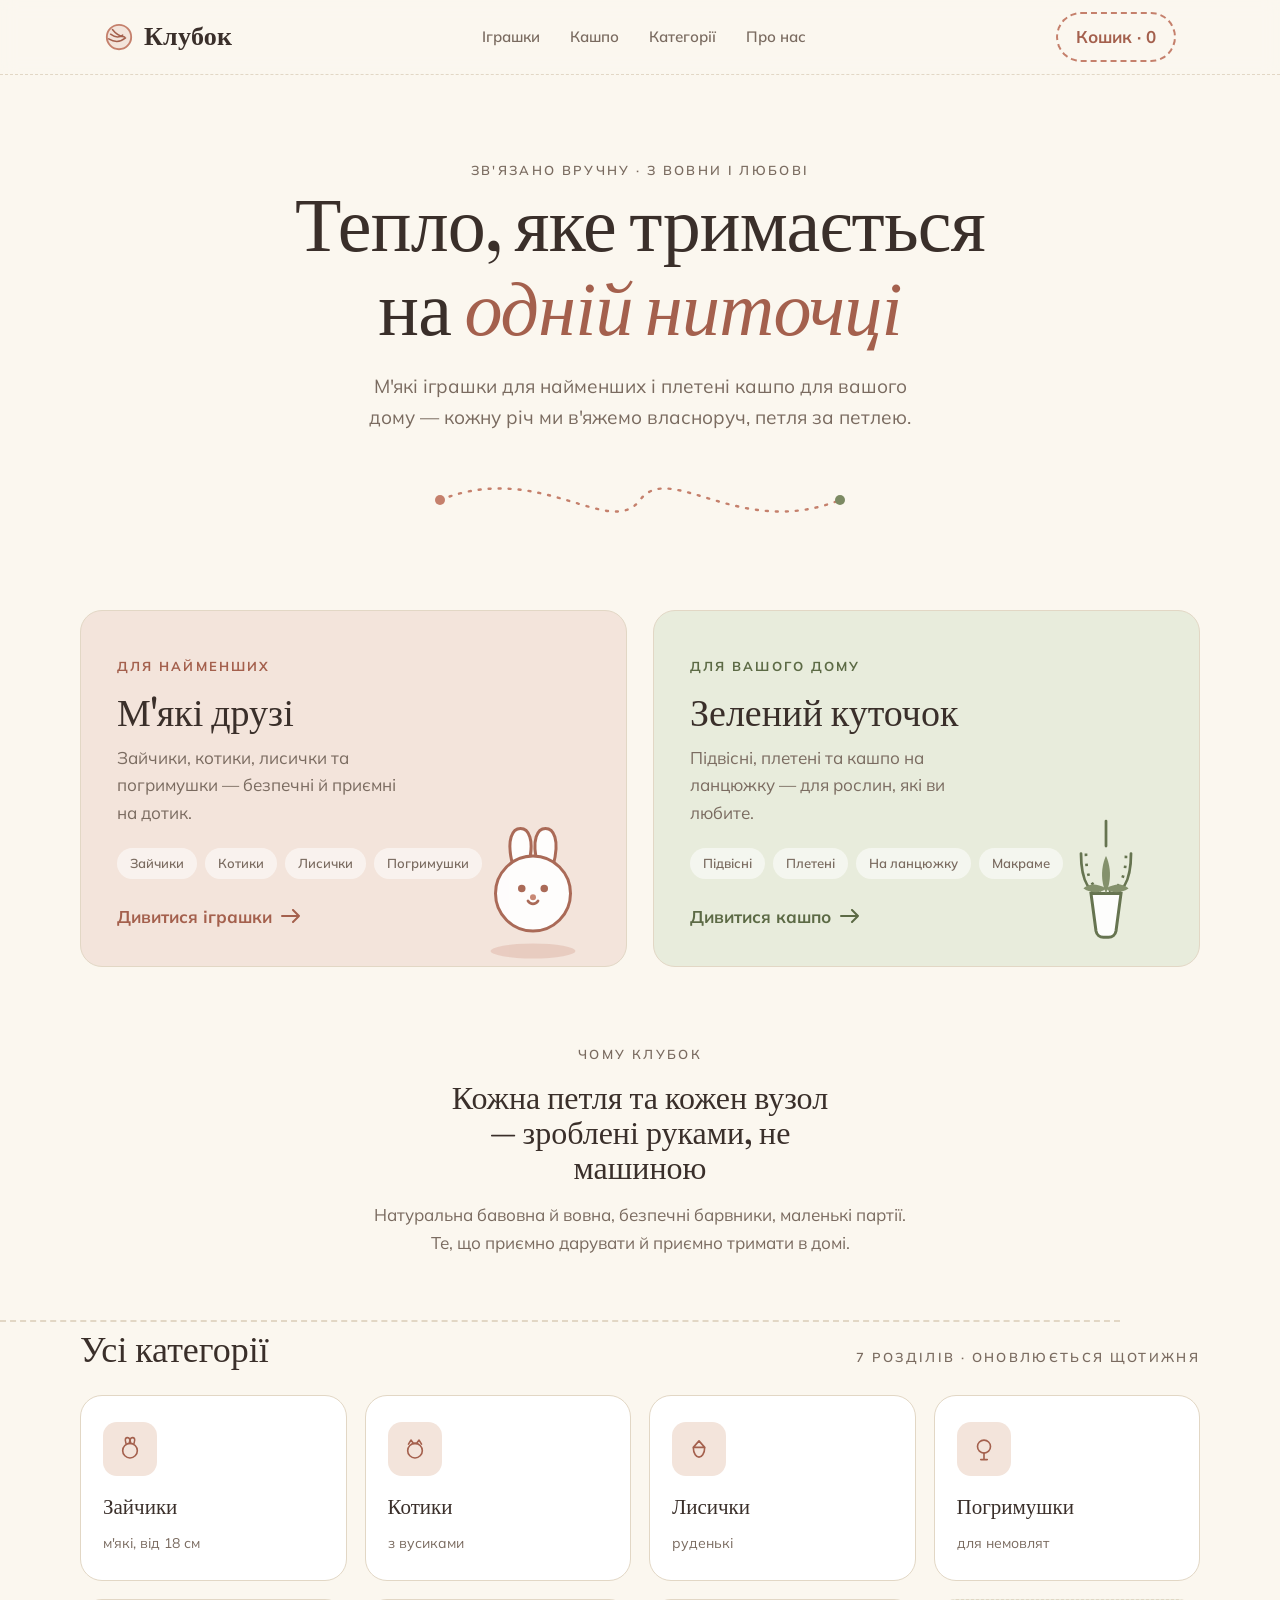
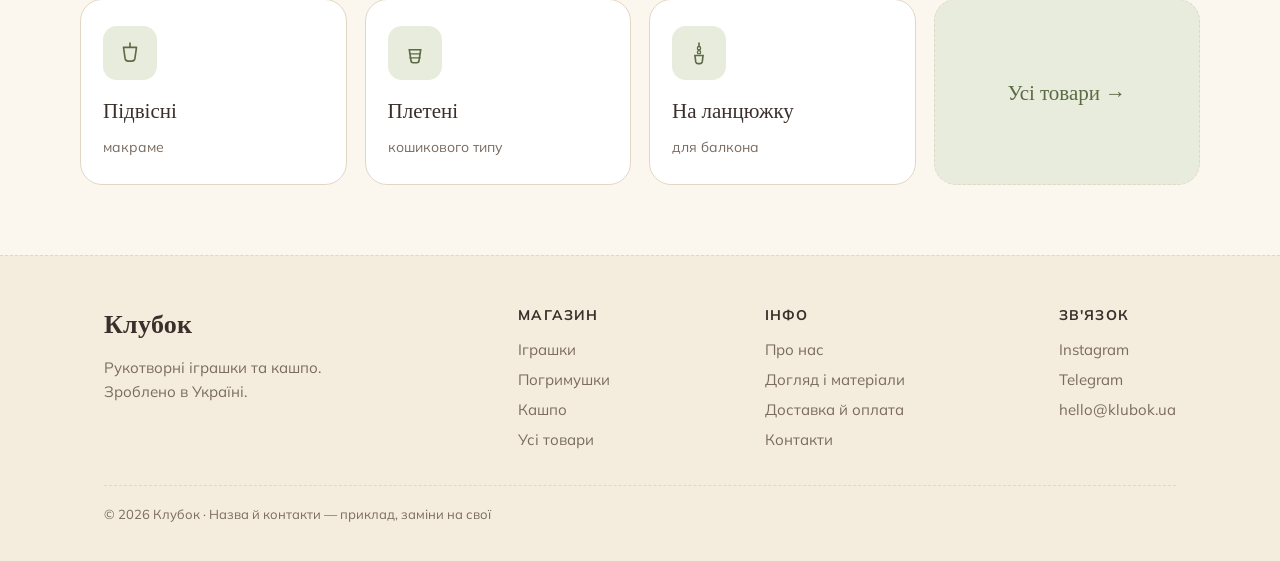
<file: prototype/index.html>
<!doctype html>
<html lang="uk">
<head>
<meta charset="utf-8">
<meta name="viewport" content="width=device-width, initial-scale=1">
<title>Клубок — рукотворні іграшки та кашпо</title>
<link rel="preconnect" href="https://fonts.googleapis.com">
<link rel="preconnect" href="https://fonts.gstatic.com" crossorigin>
<link href="https://fonts.googleapis.com/css2?family=Fraunces:opsz,wght@9..144,400;9..144,500;9..144,600&family=Mulish:wght@400;500;600;700&display=swap" rel="stylesheet">
<style>
  :root{
    --paper:#FBF7EF;
    --paper-2:#F4ECDD;
    --ink:#3A2F2A;
    --ink-soft:#7A6B60;
    --clay:#C5806C;        /* світ іграшок */
    --clay-bg:#F3E4DB;
    --clay-deep:#A4604D;
    --sage:#7C8A63;        /* світ дому */
    --sage-bg:#E8ECDC;
    --sage-deep:#5C6A45;
    --line:#E2D7C5;
    --radius:22px;
    --maxw:1120px;
  }
  *{box-sizing:border-box}
  html{scroll-behavior:smooth}
  body{
    margin:0;background:var(--paper);color:var(--ink);
    font-family:"Mulish",system-ui,sans-serif;font-size:17px;line-height:1.6;
    -webkit-font-smoothing:antialiased;
  }
  h1,h2,h3{font-family:"Fraunces",Georgia,serif;font-weight:500;line-height:1.1;margin:0}
  a{color:inherit}
  .wrap{max-width:var(--maxw);margin:0 auto;padding:0 24px}
  .eyebrow{font-size:13px;letter-spacing:.18em;text-transform:uppercase;color:var(--ink-soft);font-weight:600}

  /* стібок — фірмова деталь */
  .stitch{border:none;border-top:2px dashed var(--line);margin:0}

  /* ---------- nav ---------- */
  header{position:sticky;top:0;z-index:20;background:rgba(251,247,239,.82);backdrop-filter:blur(8px);border-bottom:1px dashed var(--line)}
  nav{display:flex;align-items:center;justify-content:space-between;height:74px}
  .brand{font-family:"Fraunces",serif;font-size:26px;font-weight:600;letter-spacing:.01em;display:flex;align-items:center;gap:10px;text-decoration:none}
  .brand svg{width:30px;height:30px}
  .nav-links{display:flex;gap:30px;align-items:center;font-weight:600;font-size:15px}
  .nav-links a{text-decoration:none;color:var(--ink-soft);transition:color .2s}
  .nav-links a:hover{color:var(--ink)}
  .cart{display:inline-flex;align-items:center;gap:8px;padding:9px 18px;border:2px dashed var(--clay);border-radius:999px;color:var(--clay-deep);font-weight:700;text-decoration:none;transition:.2s}
  .cart:hover{background:var(--clay-bg)}
  .burger{display:none}

  /* ---------- hero ---------- */
  .hero{text-align:center;padding:80px 0 56px}
  .hero h1{font-size:clamp(40px,7vw,76px);letter-spacing:-.01em}
  .hero h1 em{font-style:italic;color:var(--clay-deep)}
  .hero p{max-width:560px;margin:22px auto 0;color:var(--ink-soft);font-size:19px}
  .thread{display:block;margin:38px auto 0;width:min(420px,80%)}

  /* ---------- two worlds ---------- */
  .worlds{display:grid;grid-template-columns:1fr 1fr;gap:26px;padding:24px 0 8px}
  .world{position:relative;border-radius:var(--radius);padding:40px 36px 36px;text-decoration:none;color:var(--ink);
    overflow:hidden;border:1px solid var(--line);transition:transform .35s ease, box-shadow .35s ease}
  .world:hover{transform:translateY(-6px);box-shadow:0 22px 40px -24px rgba(58,47,42,.45)}
  .world.toys{background:var(--clay-bg)}
  .world.home{background:var(--sage-bg)}
  .world .tag{font-size:13px;letter-spacing:.16em;text-transform:uppercase;font-weight:700}
  .world.toys .tag{color:var(--clay-deep)}
  .world.home .tag{color:var(--sage-deep)}
  .world h2{font-size:clamp(28px,3.6vw,38px);margin:14px 0 10px}
  .world p{color:var(--ink-soft);margin:0 0 22px;max-width:30ch}
  .world .go{display:inline-flex;align-items:center;gap:9px;font-weight:700}
  .world.toys .go{color:var(--clay-deep)}
  .world.home .go{color:var(--sage-deep)}
  .world .go svg{transition:transform .25s}
  .world:hover .go svg{transform:translateX(5px)}
  .world .art{position:absolute;right:18px;bottom:0;width:150px;height:150px;opacity:.92}
  .pills{display:flex;flex-wrap:wrap;gap:8px;margin-bottom:24px}
  .pill{font-size:13px;font-weight:600;padding:5px 13px;border-radius:999px;background:rgba(255,255,255,.55);color:var(--ink-soft)}

  /* ---------- story strip ---------- */
  .story{text-align:center;padding:64px 0}
  .story h3{font-size:clamp(24px,3vw,32px);max-width:18ch;margin:14px auto 0}
  .story .sub{max-width:540px;margin:16px auto 0;color:var(--ink-soft)}

  /* ---------- categories (woolster-style) ---------- */
  .cats{padding:8px 0 70px}
  .cats-head{display:flex;align-items:baseline;justify-content:space-between;gap:16px;margin-bottom:26px;flex-wrap:wrap}
  .cats-head h2{font-size:clamp(26px,3.4vw,36px)}
  .grid{display:grid;grid-template-columns:repeat(4,1fr);gap:18px}
  .card{background:#fff;border:1px solid var(--line);border-radius:var(--radius);padding:26px 22px;text-decoration:none;color:var(--ink);
    display:flex;flex-direction:column;gap:14px;transition:transform .28s, box-shadow .28s, border-color .28s}
  .card:hover{transform:translateY(-5px);box-shadow:0 18px 32px -22px rgba(58,47,42,.4);border-color:transparent}
  .card .ic{width:54px;height:54px;border-radius:14px;display:grid;place-items:center}
  .card.t .ic{background:var(--clay-bg)}
  .card.h .ic{background:var(--sage-bg)}
  .card .nm{font-family:"Fraunces",serif;font-size:21px}
  .card .ct{font-size:14px;color:var(--ink-soft);margin-top:-6px}

  /* ---------- footer ---------- */
  footer{background:var(--paper-2);border-top:1px dashed var(--line);padding:48px 0 36px}
  .foot{display:flex;justify-content:space-between;gap:30px;flex-wrap:wrap;color:var(--ink-soft);font-size:15px}
  .foot .brand{color:var(--ink);margin-bottom:10px}
  .foot a{color:var(--ink-soft);text-decoration:none;display:block;padding:3px 0}
  .foot a:hover{color:var(--ink)}
  .foot h4{font-family:"Mulish";font-size:14px;letter-spacing:.08em;text-transform:uppercase;color:var(--ink);margin:0 0 8px}
  .copy{margin-top:30px;padding-top:18px;border-top:1px dashed var(--line);font-size:13px;color:var(--ink-soft)}

  @media (max-width:820px){
    .nav-links{display:none}
    .worlds{grid-template-columns:1fr}
    .grid{grid-template-columns:repeat(2,1fr)}
  }
  @media (max-width:480px){
    .grid{grid-template-columns:1fr}
    .hero{padding:54px 0 40px}
  }
  @media (prefers-reduced-motion:reduce){*{transition:none!important}}
</style>
</head>
<body>

<header>
  <div class="wrap">
    <nav>
      <a class="brand" href="#">
        <!-- логотип: клубок ниток -->
        <svg viewBox="0 0 32 32" fill="none" aria-hidden="true">
          <circle cx="16" cy="16" r="13" fill="#F3E4DB" stroke="#C5806C" stroke-width="2"/>
          <path d="M7 13c4 3 9 4 13 1M5 18c5 3 12 4 18-1M9 8c3 4 6 7 13 8" stroke="#A4604D" stroke-width="1.6" stroke-linecap="round"/>
        </svg>
        Клубок
      </a>
      <div class="nav-links">
        <a href="#worlds">Іграшки</a>
        <a href="#worlds">Кашпо</a>
        <a href="#cats">Категорії</a>
        <a href="#story">Про нас</a>
      </div>
      <a class="cart" href="#">Кошик · 0</a>
    </nav>
  </div>
</header>

<!-- HERO -->
<section class="hero wrap">
  <span class="eyebrow">Зв'язано вручну · з вовни і любові</span>
  <h1>Тепло, яке тримається<br>на <em>одній ниточці</em></h1>
  <p>М'які іграшки для найменших і плетені кашпо для вашого дому — кожну річ ми в'яжемо власноруч, петля за петлею.</p>
  <!-- фірмова нитка-стібок, що веде до двох світів -->
  <svg class="thread" viewBox="0 0 420 60" fill="none" aria-hidden="true">
    <path d="M10 30 C 110 -10, 180 70, 210 30 C 240 -10, 310 70, 410 30"
          stroke="#C5806C" stroke-width="2.4" stroke-dasharray="2 8" stroke-linecap="round"/>
    <circle cx="10" cy="30" r="5" fill="#C5806C"/>
    <circle cx="410" cy="30" r="5" fill="#7C8A63"/>
  </svg>
</section>

<!-- TWO WORLDS -->
<section class="worlds wrap" id="worlds">
  <a class="world toys" href="#">
    <span class="tag">Для найменших</span>
    <h2>М'які друзі</h2>
    <p>Зайчики, котики, лисички та погримушки — безпечні й приємні на дотик.</p>
    <div class="pills">
      <span class="pill">Зайчики</span><span class="pill">Котики</span>
      <span class="pill">Лисички</span><span class="pill">Погримушки</span>
    </div>
    <span class="go">Дивитися іграшки
      <svg width="20" height="14" viewBox="0 0 20 14" fill="none"><path d="M1 7h17m0 0-6-6m6 6-6 6" stroke="currentColor" stroke-width="2" stroke-linecap="round" stroke-linejoin="round"/></svg>
    </span>
    <svg class="art" viewBox="0 0 120 120" fill="none" aria-hidden="true">
      <ellipse cx="60" cy="108" rx="34" ry="6" fill="#C5806C" opacity=".25"/>
      <path d="M44 40c-6-22 0-30 6-30s12 8 6 30" fill="#fff" stroke="#A4604D" stroke-width="2.4"/>
      <path d="M76 40c6-22 0-30-6-30s-12 8-6 30" fill="#fff" stroke="#A4604D" stroke-width="2.4"/>
      <circle cx="60" cy="62" r="30" fill="#fff" stroke="#A4604D" stroke-width="2.4"/>
      <circle cx="51" cy="58" r="3" fill="#A4604D"/><circle cx="69" cy="58" r="3" fill="#A4604D"/>
      <path d="M56 68c2 3 6 3 8 0" stroke="#A4604D" stroke-width="2.2" stroke-linecap="round"/>
      <circle cx="60" cy="65" r="2.4" fill="#C5806C"/>
    </svg>
  </a>

  <a class="world home" href="#">
    <span class="tag">Для вашого дому</span>
    <h2>Зелений куточок</h2>
    <p>Підвісні, плетені та кашпо на ланцюжку — для рослин, які ви любите.</p>
    <div class="pills">
      <span class="pill">Підвісні</span><span class="pill">Плетені</span>
      <span class="pill">На ланцюжку</span><span class="pill">Макраме</span>
    </div>
    <span class="go">Дивитися кашпо
      <svg width="20" height="14" viewBox="0 0 20 14" fill="none"><path d="M1 7h17m0 0-6-6m6 6-6 6" stroke="currentColor" stroke-width="2" stroke-linecap="round" stroke-linejoin="round"/></svg>
    </span>
    <svg class="art" viewBox="0 0 120 120" fill="none" aria-hidden="true">
      <path d="M60 4v20M40 30c0 24 8 34 20 34s20-10 20-34" stroke="#5C6A45" stroke-width="2.2" stroke-linecap="round"/>
      <path d="M44 30c0 22 7 30 16 30s16-8 16-30" stroke="#5C6A45" stroke-width="2.2" stroke-dasharray="2 6"/>
      <path d="M48 62h24l-4 30a6 6 0 0 1-6 5h-4a6 6 0 0 1-6-5l-4-30Z" fill="#fff" stroke="#5C6A45" stroke-width="2.4"/>
      <path d="M60 62c-6-14-2-26 0-30 2 4 6 16 0 30Z" fill="#7C8A63"/>
      <path d="M60 58c-10-6-16-2-18 0 6 4 14 4 18 0ZM60 58c10-6 16-2 18 0-6 4-14 4-18 0Z" fill="#7C8A63"/>
    </svg>
  </a>
</section>

<!-- STORY -->
<section class="story wrap" id="story">
  <span class="eyebrow">Чому Клубок</span>
  <h3>Кожна петля та кожен вузол — зроблені руками, не машиною</h3>
  <p class="sub">Натуральна бавовна й вовна, безпечні барвники, маленькі партії. Те, що приємно дарувати й приємно тримати в домі.</p>
</section>

<hr class="stitch wrap" style="max-width:var(--maxw)">

<!-- CATEGORIES -->
<section class="cats wrap" id="cats">
  <div class="cats-head">
    <h2>Усі категорії</h2>
    <span class="eyebrow">7 розділів · оновлюється щотижня</span>
  </div>
  <div class="grid">
    <a class="card t" href="#"><span class="ic"><svg width="26" height="26" viewBox="0 0 32 32" fill="none"><path d="M11 9C9 3 11 2 13 2s4 2 2 7M21 9c2-6 0-7-2-7s-4 2-2 7" stroke="#A4604D" stroke-width="2" stroke-linecap="round"/><circle cx="16" cy="18" r="9" stroke="#A4604D" stroke-width="2"/></svg></span><span class="nm">Зайчики</span><span class="ct">м'які, від 18 см</span></a>
    <a class="card t" href="#"><span class="ic"><svg width="26" height="26" viewBox="0 0 32 32" fill="none"><path d="M8 10l3-5 3 4h4l3-4 3 5" stroke="#A4604D" stroke-width="2" stroke-linecap="round" stroke-linejoin="round"/><circle cx="16" cy="18" r="9" stroke="#A4604D" stroke-width="2"/></svg></span><span class="nm">Котики</span><span class="ct">з вусиками</span></a>
    <a class="card t" href="#"><span class="ic"><svg width="26" height="26" viewBox="0 0 32 32" fill="none"><path d="M16 6 9 14h14L16 6Z" stroke="#A4604D" stroke-width="2" stroke-linejoin="round"/><path d="M9 14c0 8 4 12 7 12s7-4 7-12" stroke="#A4604D" stroke-width="2"/></svg></span><span class="nm">Лисички</span><span class="ct">руденькі</span></a>
    <a class="card t" href="#"><span class="ic"><svg width="26" height="26" viewBox="0 0 32 32" fill="none"><circle cx="16" cy="13" r="8" stroke="#A4604D" stroke-width="2"/><path d="M16 21v8M12 29h8" stroke="#A4604D" stroke-width="2" stroke-linecap="round"/></svg></span><span class="nm">Погримушки</span><span class="ct">для немовлят</span></a>
    <a class="card h" href="#"><span class="ic"><svg width="26" height="26" viewBox="0 0 32 32" fill="none"><path d="M16 3v6M8 9h16l-2 14a4 4 0 0 1-4 3h-4a4 4 0 0 1-4-3L8 9Z" stroke="#5C6A45" stroke-width="2" stroke-linejoin="round"/></svg></span><span class="nm">Підвісні</span><span class="ct">макраме</span></a>
    <a class="card h" href="#"><span class="ic"><svg width="26" height="26" viewBox="0 0 32 32" fill="none"><path d="M9 12h14l-2 13a3 3 0 0 1-3 3h-4a3 3 0 0 1-3-3L9 12Z" stroke="#5C6A45" stroke-width="2"/><path d="M9 17h14M9 22h14" stroke="#5C6A45" stroke-width="1.6"/></svg></span><span class="nm">Плетені</span><span class="ct">кошикового типу</span></a>
    <a class="card h" href="#"><span class="ic"><svg width="26" height="26" viewBox="0 0 32 32" fill="none"><path d="M16 3v5" stroke="#5C6A45" stroke-width="2"/><circle cx="16" cy="10" r="2" stroke="#5C6A45" stroke-width="1.6"/><circle cx="16" cy="15" r="2" stroke="#5C6A45" stroke-width="1.6"/><path d="M11 19h10l-1 8a3 3 0 0 1-3 2h-2a3 3 0 0 1-3-2l-1-8Z" stroke="#5C6A45" stroke-width="2"/></svg></span><span class="nm">На ланцюжку</span><span class="ct">для балкона</span></a>
    <a class="card h" href="#" style="display:grid;place-content:center;text-align:center;background:var(--sage-bg);border-style:dashed"><span class="nm" style="color:var(--sage-deep)">Усі товари →</span></a>
  </div>
</section>

<footer>
  <div class="wrap">
    <div class="foot">
      <div style="max-width:260px">
        <div class="brand">Клубок</div>
        <p style="margin:0">Рукотворні іграшки та кашпо. Зроблено в Україні.</p>
      </div>
      <div><h4>Магазин</h4><a href="#">Іграшки</a><a href="#">Погримушки</a><a href="#">Кашпо</a><a href="#">Усі товари</a></div>
      <div><h4>Інфо</h4><a href="#">Про нас</a><a href="#">Догляд і матеріали</a><a href="#">Доставка й оплата</a><a href="#">Контакти</a></div>
      <div><h4>Зв'язок</h4><a href="#">Instagram</a><a href="#">Telegram</a><a href="#">hello@klubok.ua</a></div>
    </div>
    <div class="copy">© 2026 Клубок · Назва й контакти — приклад, заміни на свої</div>
  </div>
</footer>

</body>
</html>
</file>
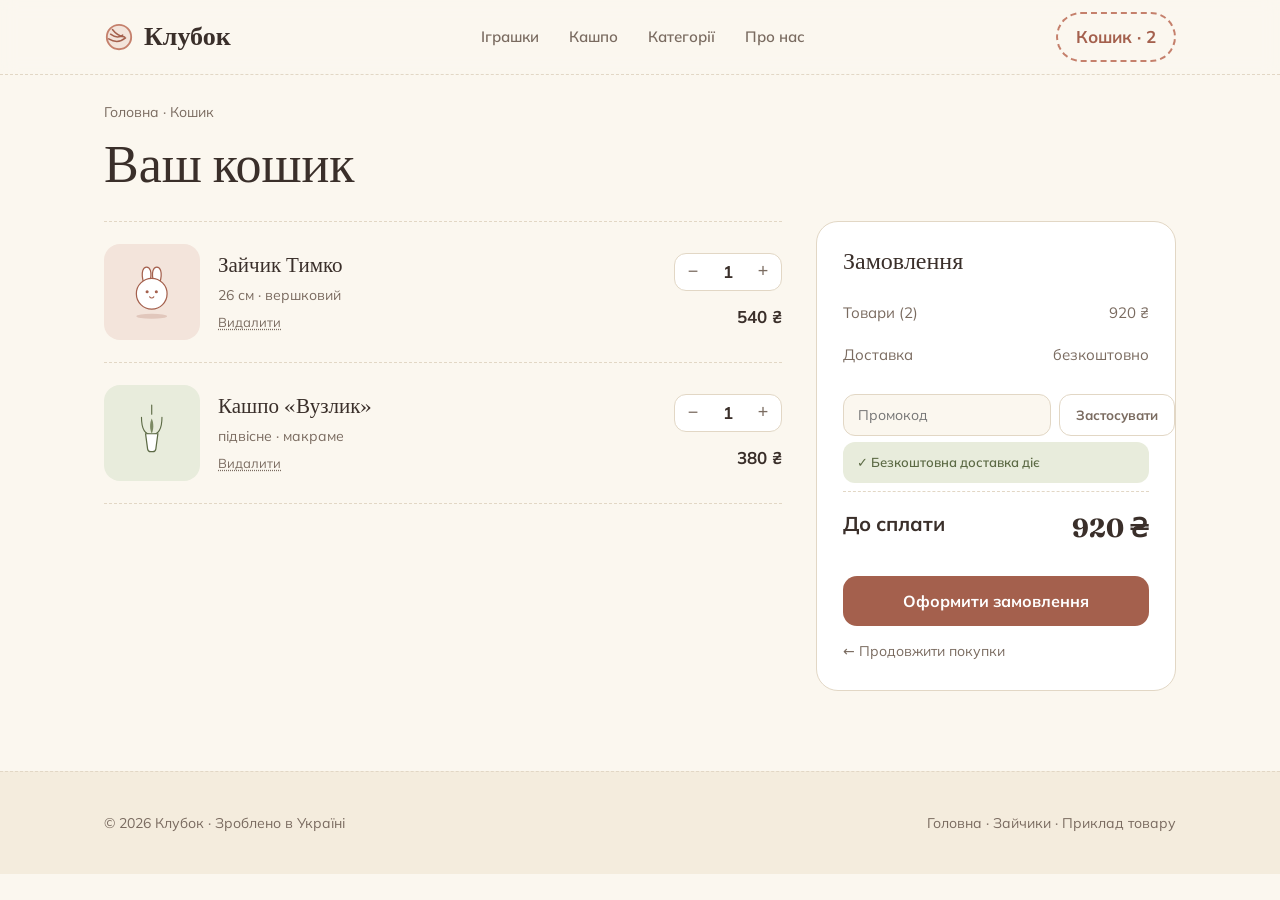
<file: prototype/cart.html>
<!doctype html>
<html lang="uk">
<head>
<meta charset="utf-8">
<meta name="viewport" content="width=device-width, initial-scale=1">
<title>Кошик — Клубок</title>
<link rel="preconnect" href="https://fonts.googleapis.com">
<link rel="preconnect" href="https://fonts.gstatic.com" crossorigin>
<link href="https://fonts.googleapis.com/css2?family=Fraunces:opsz,wght@9..144,400;9..144,500;9..144,600&family=Mulish:wght@400;500;600;700&display=swap" rel="stylesheet">
<style>
  :root{
    --paper:#FBF7EF;--paper-2:#F4ECDD;--ink:#3A2F2A;--ink-soft:#7A6B60;
    --clay:#C5806C;--clay-bg:#F3E4DB;--clay-deep:#A4604D;
    --sage:#7C8A63;--sage-bg:#E8ECDC;--sage-deep:#5C6A45;
    --line:#E2D7C5;--radius:22px;--maxw:1120px;
  }
  *{box-sizing:border-box}
  body{margin:0;background:var(--paper);color:var(--ink);font-family:"Mulish",system-ui,sans-serif;font-size:17px;line-height:1.6;-webkit-font-smoothing:antialiased}
  h1,h2,h3{font-family:"Fraunces",Georgia,serif;font-weight:500;line-height:1.1;margin:0}
  a{color:inherit}
  .wrap{max-width:var(--maxw);margin:0 auto;padding:0 24px}
  .eyebrow{font-size:13px;letter-spacing:.18em;text-transform:uppercase;color:var(--ink-soft);font-weight:600}
  header{position:sticky;top:0;z-index:20;background:rgba(251,247,239,.82);backdrop-filter:blur(8px);border-bottom:1px dashed var(--line)}
  nav{display:flex;align-items:center;justify-content:space-between;height:74px}
  .brand{font-family:"Fraunces",serif;font-size:26px;font-weight:600;display:flex;align-items:center;gap:10px;text-decoration:none}
  .brand svg{width:30px;height:30px}
  .nav-links{display:flex;gap:30px;font-weight:600;font-size:15px}
  .nav-links a{text-decoration:none;color:var(--ink-soft);transition:.2s}.nav-links a:hover{color:var(--ink)}
  .cart{display:inline-flex;align-items:center;gap:8px;padding:9px 18px;border:2px dashed var(--clay);border-radius:999px;color:var(--clay-deep);font-weight:700;text-decoration:none}
  .crumb{font-size:14px;color:var(--ink-soft);padding:26px 0 6px}
  .crumb a{text-decoration:none}.crumb a:hover{color:var(--ink)}
  h1.title{font-size:clamp(34px,5vw,52px);padding:6px 0 28px}
  /* layout */
  .cart-grid{display:grid;grid-template-columns:1fr 360px;gap:34px;align-items:start;padding-bottom:80px}
  /* items */
  .items{display:flex;flex-direction:column}
  .item{display:grid;grid-template-columns:96px 1fr auto;gap:18px;padding:22px 0;border-bottom:1px dashed var(--line);align-items:center}
  .item:first-child{border-top:1px dashed var(--line)}
  .iph{width:96px;height:96px;border-radius:16px;display:grid;place-items:center}
  .iph svg{width:64%;height:64%}
  .imeta .nm{font-family:"Fraunces",serif;font-size:21px}
  .imeta .op{font-size:14px;color:var(--ink-soft);margin-top:2px}
  .imeta .rm{margin-top:8px;background:none;border:none;color:var(--ink-soft);font-family:inherit;font-size:13px;cursor:pointer;padding:0;text-decoration:underline dotted}
  .imeta .rm:hover{color:var(--clay-deep)}
  .iright{text-align:right;display:flex;flex-direction:column;align-items:flex-end;gap:12px}
  .qty{display:inline-flex;align-items:center;border:1.6px solid var(--line);border-radius:12px;background:#fff}
  .qty button{width:36px;height:36px;border:none;background:transparent;font-size:18px;cursor:pointer;color:var(--ink-soft)}
  .qty span{width:34px;text-align:center;font-weight:700}
  .lp{font-weight:700;white-space:nowrap}
  /* summary */
  .summary{background:#fff;border:1px solid var(--line);border-radius:var(--radius);padding:26px;position:sticky;top:96px}
  .summary h2{font-size:24px;margin-bottom:18px}
  .row{display:flex;justify-content:space-between;padding:9px 0;color:var(--ink-soft);font-size:15px}
  .row.total{border-top:1px dashed var(--line);margin-top:8px;padding-top:16px;color:var(--ink);font-size:20px;font-weight:700}
  .row.total .v{font-family:"Fraunces",serif;font-size:26px}
  .promo{display:flex;gap:8px;margin:18px 0 6px}
  .promo input{flex:1;border:1.6px solid var(--line);border-radius:12px;padding:11px 14px;font-family:inherit;font-size:14px;background:var(--paper)}
  .promo button{border:1.6px solid var(--line);background:#fff;border-radius:12px;padding:0 16px;font-family:inherit;font-weight:700;cursor:pointer;color:var(--ink-soft)}
  .promo button:hover{border-color:var(--clay);color:var(--clay-deep)}
  .free{font-size:13px;color:var(--sage-deep);font-weight:600;background:var(--sage-bg);border-radius:12px;padding:10px 14px;margin:6px 0 0}
  .checkout{width:100%;margin-top:18px;border:none;border-radius:14px;background:var(--clay-deep);color:#fff;font-family:inherit;font-weight:700;font-size:16px;padding:15px;cursor:pointer;transition:.2s}
  .checkout:hover{filter:brightness(1.06)}
  .cont{display:inline-block;margin-top:14px;font-size:14px;color:var(--ink-soft);text-decoration:none}.cont:hover{color:var(--ink)}
  /* empty */
  .empty{text-align:center;padding:70px 0 90px;display:none}
  .empty svg{width:90px;height:90px;opacity:.8}
  .empty h2{font-size:30px;margin:18px 0 8px}
  .empty p{color:var(--ink-soft);margin:0 0 22px}
  .empty a{display:inline-block;background:var(--clay-deep);color:#fff;text-decoration:none;font-weight:700;padding:13px 28px;border-radius:999px}
  footer{background:var(--paper-2);border-top:1px dashed var(--line);padding:40px 0}
  .foot{display:flex;justify-content:space-between;flex-wrap:wrap;gap:20px;color:var(--ink-soft);font-size:14px}
  .foot a{color:var(--ink-soft);text-decoration:none}.foot a:hover{color:var(--ink)}
  @media(max-width:900px){.nav-links{display:none}.cart-grid{grid-template-columns:1fr;gap:24px}.summary{position:static}}
  @media(prefers-reduced-motion:reduce){*{transition:none!important}}
</style>
</head>
<body>
<header><div class="wrap"><nav>
  <a class="brand" href="index.html"><svg viewBox="0 0 32 32" fill="none"><circle cx="16" cy="16" r="13" fill="#F3E4DB" stroke="#C5806C" stroke-width="2"/><path d="M7 13c4 3 9 4 13 1M5 18c5 3 12 4 18-1M9 8c3 4 6 7 13 8" stroke="#A4604D" stroke-width="1.6" stroke-linecap="round"/></svg>Клубок</a>
  <div class="nav-links"><a href="category.html">Іграшки</a><a href="index.html#worlds">Кашпо</a><a href="index.html#cats">Категорії</a><a href="index.html#story">Про нас</a></div>
  <a class="cart" href="cart.html" id="navCart">Кошик · 2</a>
</nav></div></header>

<div class="wrap">
  <div class="crumb"><a href="index.html">Головна</a> · Кошик</div>
  <h1 class="title">Ваш кошик</h1>

  <div class="cart-grid" id="grid">
    <div class="items" id="items"></div>

    <aside class="summary">
      <h2>Замовлення</h2>
      <div class="row"><span>Товари (<span id="cnt">0</span>)</span><span id="sub">0 ₴</span></div>
      <div class="row"><span>Доставка</span><span id="ship">—</span></div>
      <div class="promo">
        <input placeholder="Промокод" aria-label="Промокод">
        <button type="button" onclick="this.textContent='✓'">Застосувати</button>
      </div>
      <div class="free" id="free"></div>
      <div class="row total"><span>До сплати</span><span class="v" id="tot">0 ₴</span></div>
      <button class="checkout" type="button" onclick="alert('Далі — сторінка оформлення: дані, доставка Нова Пошта, оплата WayForPay/LiqPay')">Оформити замовлення</button>
      <a class="cont" href="category.html">← Продовжити покупки</a>
    </aside>
  </div>

  <!-- порожній стан -->
  <div class="empty" id="empty">
    <svg viewBox="0 0 32 32" fill="none"><circle cx="16" cy="16" r="13" fill="#F3E4DB" stroke="#C5806C" stroke-width="2"/><path d="M7 13c4 3 9 4 13 1M5 18c5 3 12 4 18-1" stroke="#A4604D" stroke-width="1.6" stroke-linecap="round"/></svg>
    <h2>Тут поки порожньо</h2>
    <p>Додайте зайчика або кашпо — і вони з'являться тут.</p>
    <a href="category.html">До магазину</a>
  </div>
</div>

<footer><div class="wrap"><div class="foot">
  <span>© 2026 Клубок · Зроблено в Україні</span>
  <span><a href="index.html">Головна</a> · <a href="category.html">Зайчики</a> · <a href="product.html">Приклад товару</a></span>
</div></div></footer>

<script>
  const bunny=(c1,c2)=>`<svg viewBox="0 0 120 120" fill="none"><ellipse cx="60" cy="108" rx="30" ry="5" fill="${c2}" opacity=".22"/><path d="M44 42c-6-22 0-30 6-30s12 8 6 30" fill="#fff" stroke="${c2}" stroke-width="2.4"/><path d="M76 42c6-22 0-30-6-30s-12 8-6 30" fill="#fff" stroke="${c2}" stroke-width="2.4"/><circle cx="60" cy="64" r="30" fill="#fff" stroke="${c2}" stroke-width="2.4"/><circle cx="51" cy="60" r="3" fill="${c2}"/><circle cx="69" cy="60" r="3" fill="${c2}"/><path d="M56 70c2 3 6 3 8 0" stroke="${c2}" stroke-width="2.2" stroke-linecap="round"/></svg>`;
  const planter=(c)=>`<svg viewBox="0 0 120 120" fill="none"><path d="M60 6v18M40 30c0 24 8 34 20 34s20-10 20-34" stroke="${c}" stroke-width="2.2" stroke-linecap="round"/><path d="M48 62h24l-4 30a6 6 0 0 1-6 5h-4a6 6 0 0 1-6-5l-4-30Z" fill="#fff" stroke="${c}" stroke-width="2.4"/><path d="M60 62c-6-14-2-26 0-30 2 4 6 16 0 30Z" fill="#7C8A63"/></svg>`;

  // стан кошика (у Django стане сесією/БД)
  let cart=[
    {id:1,name:"Зайчик Тимко",opt:"26 см · вершковий",price:540,qty:1,type:"toy",c1:"#C5806C",c2:"#A4604D",bg:"var(--clay-bg)"},
    {id:2,name:"Кашпо «Вузлик»",opt:"підвісне · макраме",price:380,qty:1,type:"pot",c:"#5C6A45",bg:"var(--sage-bg)"},
  ];
  const FREE_FROM=800, SHIP=70;
  const itemsEl=document.getElementById('items'), gridEl=document.getElementById('grid'), emptyEl=document.getElementById('empty');

  function render(){
    if(!cart.length){gridEl.style.display='none';emptyEl.style.display='block';document.getElementById('navCart').textContent='Кошик · 0';return;}
    gridEl.style.display='grid';emptyEl.style.display='none';
    itemsEl.innerHTML='';
    cart.forEach(it=>{
      const art = it.type==='toy'?bunny(it.c1,it.c2):planter(it.c);
      const el=document.createElement('div');el.className='item';
      el.innerHTML=`
        <div class="iph" style="background:${it.bg}">${art}</div>
        <div class="imeta">
          <div class="nm">${it.name}</div>
          <div class="op">${it.opt}</div>
          <button class="rm" onclick="remove(${it.id})">Видалити</button>
        </div>
        <div class="iright">
          <div class="qty">
            <button onclick="step(${it.id},-1)" aria-label="менше">−</button>
            <span>${it.qty}</span>
            <button onclick="step(${it.id},1)" aria-label="більше">+</button>
          </div>
          <div class="lp">${it.price*it.qty} ₴</div>
        </div>`;
      itemsEl.appendChild(el);
    });
    const sub=cart.reduce((s,i)=>s+i.price*i.qty,0);
    const cnt=cart.reduce((s,i)=>s+i.qty,0);
    const ship=sub>=FREE_FROM?0:SHIP;
    document.getElementById('cnt').textContent=cnt;
    document.getElementById('sub').textContent=sub+' ₴';
    document.getElementById('ship').textContent=ship?ship+' ₴':'безкоштовно';
    document.getElementById('tot').textContent=(sub+ship)+' ₴';
    document.getElementById('navCart').textContent='Кошик · '+cnt;
    const free=document.getElementById('free');
    if(sub>=FREE_FROM){free.textContent='✓ Безкоштовна доставка діє';}
    else{free.textContent=`Додайте на ${FREE_FROM-sub} ₴ — і доставка безкоштовна`;}
  }
  function step(id,d){const it=cart.find(x=>x.id===id);it.qty=Math.max(1,it.qty+d);render();}
  function remove(id){cart=cart.filter(x=>x.id!==id);render();}
  render();
</script>
</body>
</html>
</file>
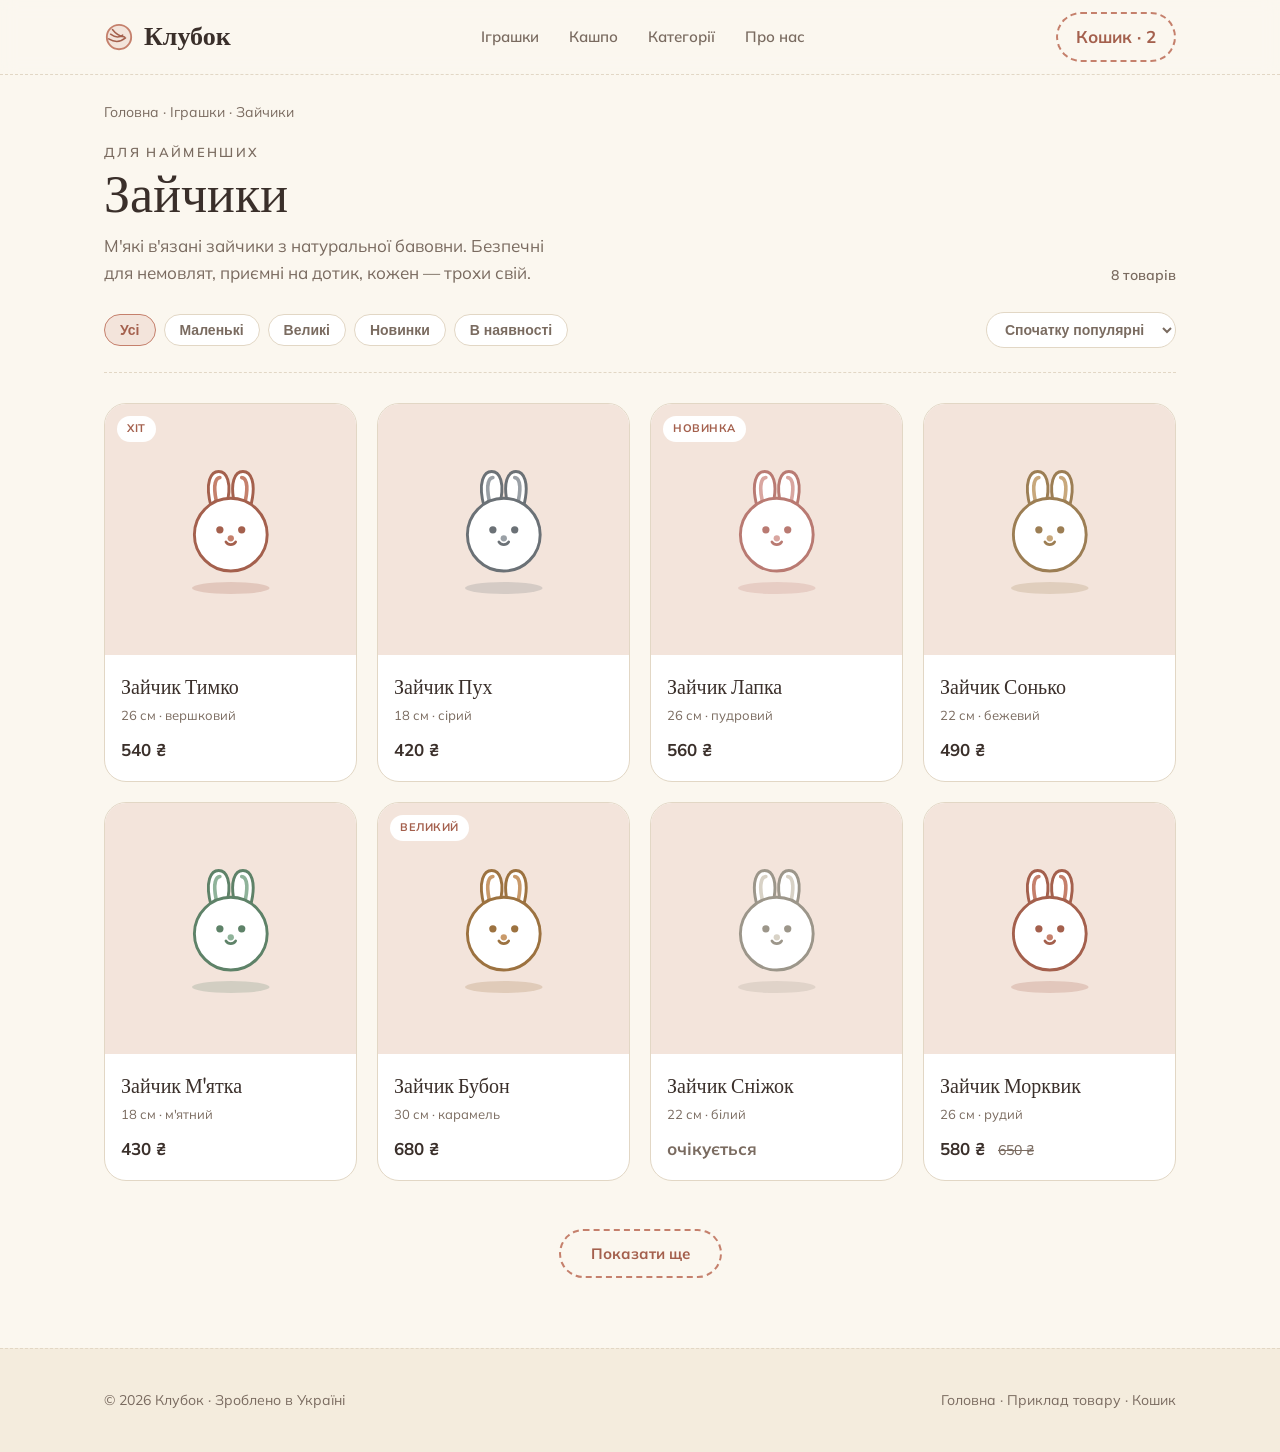
<file: prototype/category.html>
<!doctype html>
<html lang="uk">
<head>
<meta charset="utf-8">
<meta name="viewport" content="width=device-width, initial-scale=1">
<title>Зайчики — Клубок</title>
<link rel="preconnect" href="https://fonts.googleapis.com">
<link rel="preconnect" href="https://fonts.gstatic.com" crossorigin>
<link href="https://fonts.googleapis.com/css2?family=Fraunces:opsz,wght@9..144,400;9..144,500;9..144,600&family=Mulish:wght@400;500;600;700&display=swap" rel="stylesheet">
<style>
  :root{
    --paper:#FBF7EF;--paper-2:#F4ECDD;--ink:#3A2F2A;--ink-soft:#7A6B60;
    --clay:#C5806C;--clay-bg:#F3E4DB;--clay-deep:#A4604D;
    --sage:#7C8A63;--sage-bg:#E8ECDC;--sage-deep:#5C6A45;
    --line:#E2D7C5;--radius:22px;--maxw:1120px;
  }
  *{box-sizing:border-box}
  body{margin:0;background:var(--paper);color:var(--ink);font-family:"Mulish",system-ui,sans-serif;font-size:17px;line-height:1.6;-webkit-font-smoothing:antialiased}
  h1,h2,h3{font-family:"Fraunces",Georgia,serif;font-weight:500;line-height:1.1;margin:0}
  a{color:inherit}
  .wrap{max-width:var(--maxw);margin:0 auto;padding:0 24px}
  .eyebrow{font-size:13px;letter-spacing:.18em;text-transform:uppercase;color:var(--ink-soft);font-weight:600}
  /* nav */
  header{position:sticky;top:0;z-index:20;background:rgba(251,247,239,.82);backdrop-filter:blur(8px);border-bottom:1px dashed var(--line)}
  nav{display:flex;align-items:center;justify-content:space-between;height:74px}
  .brand{font-family:"Fraunces",serif;font-size:26px;font-weight:600;display:flex;align-items:center;gap:10px;text-decoration:none}
  .brand svg{width:30px;height:30px}
  .nav-links{display:flex;gap:30px;font-weight:600;font-size:15px}
  .nav-links a{text-decoration:none;color:var(--ink-soft);transition:.2s}.nav-links a:hover{color:var(--ink)}
  .cart{display:inline-flex;align-items:center;gap:8px;padding:9px 18px;border:2px dashed var(--clay);border-radius:999px;color:var(--clay-deep);font-weight:700;text-decoration:none;transition:.2s}.cart:hover{background:var(--clay-bg)}
  /* breadcrumb + head */
  .crumb{font-size:14px;color:var(--ink-soft);padding:26px 0 0}
  .crumb a{text-decoration:none}.crumb a:hover{color:var(--ink)}
  .cat-head{padding:14px 0 26px;display:flex;justify-content:space-between;align-items:flex-end;gap:20px;flex-wrap:wrap}
  .cat-head h1{font-size:clamp(34px,5vw,52px)}
  .cat-head p{margin:10px 0 0;color:var(--ink-soft);max-width:46ch}
  .count{font-size:14px;color:var(--ink-soft);font-weight:600;white-space:nowrap}
  /* toolbar */
  .toolbar{display:flex;justify-content:space-between;align-items:center;gap:14px;flex-wrap:wrap;padding-bottom:24px;border-bottom:1px dashed var(--line)}
  .filters{display:flex;gap:8px;flex-wrap:wrap}
  .chip{font-size:14px;font-weight:600;padding:7px 15px;border-radius:999px;border:1.6px solid var(--line);background:#fff;color:var(--ink-soft);cursor:pointer;transition:.2s}
  .chip:hover{border-color:var(--clay)}
  .chip.on{background:var(--clay-bg);border-color:var(--clay);color:var(--clay-deep)}
  .sort{font-size:14px;font-weight:600;color:var(--ink-soft);border:1.6px solid var(--line);background:#fff;border-radius:999px;padding:8px 14px}
  /* grid */
  .grid{display:grid;grid-template-columns:repeat(4,1fr);gap:20px;padding:30px 0 18px}
  .prod{background:#fff;border:1px solid var(--line);border-radius:var(--radius);overflow:hidden;text-decoration:none;color:var(--ink);display:flex;flex-direction:column;transition:transform .28s,box-shadow .28s,border-color .28s;position:relative}
  .prod:hover{transform:translateY(-6px);box-shadow:0 20px 36px -24px rgba(58,47,42,.45);border-color:transparent}
  .ph{aspect-ratio:1/1;background:var(--clay-bg);display:grid;place-items:center;position:relative}
  .ph svg{width:58%;height:58%}
  .badge{position:absolute;top:12px;left:12px;font-size:11px;font-weight:700;letter-spacing:.05em;text-transform:uppercase;background:#fff;color:var(--clay-deep);padding:4px 10px;border-radius:999px}
  .quick{position:absolute;bottom:10px;left:10px;right:10px;background:var(--clay-deep);color:#fff;border:none;border-radius:12px;padding:11px;font-family:inherit;font-weight:700;font-size:14px;cursor:pointer;opacity:0;transform:translateY(8px);transition:.25s}
  .prod:hover .quick{opacity:1;transform:none}
  .pinfo{padding:16px 16px 18px}
  .pname{font-family:"Fraunces",serif;font-size:20px}
  .pmeta{font-size:13px;color:var(--ink-soft);margin:2px 0 10px}
  .price{font-weight:700;font-size:17px}
  .price s{color:var(--ink-soft);font-weight:500;margin-left:8px;font-size:14px}
  /* pager */
  .pager{display:flex;justify-content:center;padding:30px 0 70px}
  .more{font-family:inherit;font-weight:700;font-size:15px;padding:13px 30px;border-radius:999px;border:2px dashed var(--clay);background:transparent;color:var(--clay-deep);cursor:pointer;transition:.2s}.more:hover{background:var(--clay-bg)}
  /* footer */
  footer{background:var(--paper-2);border-top:1px dashed var(--line);padding:40px 0}
  .foot{display:flex;justify-content:space-between;flex-wrap:wrap;gap:20px;color:var(--ink-soft);font-size:14px}
  .foot a{color:var(--ink-soft);text-decoration:none}.foot a:hover{color:var(--ink)}
  @media(max-width:900px){.nav-links{display:none}.grid{grid-template-columns:repeat(2,1fr)}}
  @media(max-width:480px){.grid{grid-template-columns:1fr}}
  @media(prefers-reduced-motion:reduce){*{transition:none!important}}
</style>
</head>
<body>
<header><div class="wrap"><nav>
  <a class="brand" href="index.html">
    <svg viewBox="0 0 32 32" fill="none"><circle cx="16" cy="16" r="13" fill="#F3E4DB" stroke="#C5806C" stroke-width="2"/><path d="M7 13c4 3 9 4 13 1M5 18c5 3 12 4 18-1M9 8c3 4 6 7 13 8" stroke="#A4604D" stroke-width="1.6" stroke-linecap="round"/></svg>Клубок</a>
  <div class="nav-links"><a href="category.html">Іграшки</a><a href="index.html#worlds">Кашпо</a><a href="index.html#cats">Категорії</a><a href="index.html#story">Про нас</a></div>
  <a class="cart" href="cart.html">Кошик · 2</a>
</nav></div></header>

<div class="wrap">
  <div class="crumb"><a href="index.html">Головна</a> · <a href="index.html#worlds">Іграшки</a> · Зайчики</div>
  <div class="cat-head">
    <div>
      <span class="eyebrow">Для найменших</span>
      <h1>Зайчики</h1>
      <p>М'які в'язані зайчики з натуральної бавовни. Безпечні для немовлят, приємні на дотик, кожен — трохи свій.</p>
    </div>
    <span class="count">8 товарів</span>
  </div>

  <div class="toolbar">
    <div class="filters">
      <button class="chip on">Усі</button>
      <button class="chip">Маленькі</button>
      <button class="chip">Великі</button>
      <button class="chip">Новинки</button>
      <button class="chip">В наявності</button>
    </div>
    <select class="sort" aria-label="Сортувати">
      <option>Спочатку популярні</option>
      <option>Спочатку дешевші</option>
      <option>Спочатку дорожчі</option>
      <option>Новинки</option>
    </select>
  </div>

  <div class="grid" id="grid"><!-- картки додаються скриптом --></div>

  <div class="pager"><button class="more">Показати ще</button></div>
</div>

<footer><div class="wrap"><div class="foot">
  <span>© 2026 Клубок · Зроблено в Україні</span>
  <span><a href="index.html">Головна</a> · <a href="product.html">Приклад товару</a> · <a href="cart.html">Кошик</a></span>
</div></div></footer>

<script>
  // SVG зайчика з варіантами кольору вушок
  const bunny = (c1,c2)=>`<svg viewBox="0 0 120 120" fill="none">
    <ellipse cx="60" cy="108" rx="32" ry="5" fill="${c2}" opacity=".22"/>
    <path d="M44 42c-6-22 0-30 6-30s12 8 6 30" fill="#fff" stroke="${c2}" stroke-width="2.4"/>
    <path d="M76 42c6-22 0-30-6-30s-12 8-6 30" fill="#fff" stroke="${c2}" stroke-width="2.4"/>
    <path d="M48 36c-3-14 0-19 3-19" stroke="${c1}" stroke-width="3" stroke-linecap="round"/>
    <path d="M72 36c3-14 0-19-3-19" stroke="${c1}" stroke-width="3" stroke-linecap="round"/>
    <circle cx="60" cy="64" r="30" fill="#fff" stroke="${c2}" stroke-width="2.4"/>
    <circle cx="51" cy="60" r="3" fill="${c2}"/><circle cx="69" cy="60" r="3" fill="${c2}"/>
    <path d="M56 70c2 3 6 3 8 0" stroke="${c2}" stroke-width="2.2" stroke-linecap="round"/>
    <circle cx="60" cy="67" r="2.6" fill="${c1}"/></svg>`;

  const products = [
    {n:"Зайчик Тимко", m:"26 см · вершковий", p:540, badge:"Хіт", c1:"#C5806C",c2:"#A4604D"},
    {n:"Зайчик Пух", m:"18 см · сірий", p:420, c1:"#9AA0A6",c2:"#6B7176"},
    {n:"Зайчик Лапка", m:"26 см · пудровий", p:560, badge:"Новинка", c1:"#D9A6A0",c2:"#B97A72"},
    {n:"Зайчик Сонько", m:"22 см · бежевий", p:490, c1:"#C8A87C",c2:"#9C7E54"},
    {n:"Зайчик М'ятка", m:"18 см · м'ятний", p:430, c1:"#8FB39A",c2:"#5E8268"},
    {n:"Зайчик Бубон", m:"30 см · карамель", p:680, badge:"Великий", c1:"#C99A6A",c2:"#9C7240"},
    {n:"Зайчик Сніжок", m:"22 см · білий", p:0, c1:"#D8D2C6",c2:"#9C968A", soon:true},
    {n:"Зайчик Морквик", m:"26 см · рудий", p:580, oldp:650, c1:"#C5806C",c2:"#A4604D"},
  ];

  const grid = document.getElementById('grid');
  products.forEach(x=>{
    const a=document.createElement('a'); a.href="product.html"; a.className="prod";
    a.innerHTML = `
      <div class="ph">
        ${x.badge?`<span class="badge">${x.badge}</span>`:''}
        ${bunny(x.c1,x.c2)}
        <button class="quick" type="button" onclick="event.preventDefault();this.textContent='Додано ✓'">${x.soon?'Незабаром':'Швидко в кошик'}</button>
      </div>
      <div class="pinfo">
        <div class="pname">${x.n}</div>
        <div class="pmeta">${x.m}</div>
        <div class="price">${x.soon?'<span style="color:var(--ink-soft)">очікується</span>':x.p+' ₴'}${x.oldp?` <s>${x.oldp} ₴</s>`:''}</div>
      </div>`;
    grid.appendChild(a);
  });

  // прості фільтр-чіпи (демо)
  document.querySelectorAll('.chip').forEach(c=>c.onclick=()=>{
    document.querySelectorAll('.chip').forEach(o=>o.classList.remove('on')); c.classList.add('on');
  });
</script>
</body>
</html>
</file>
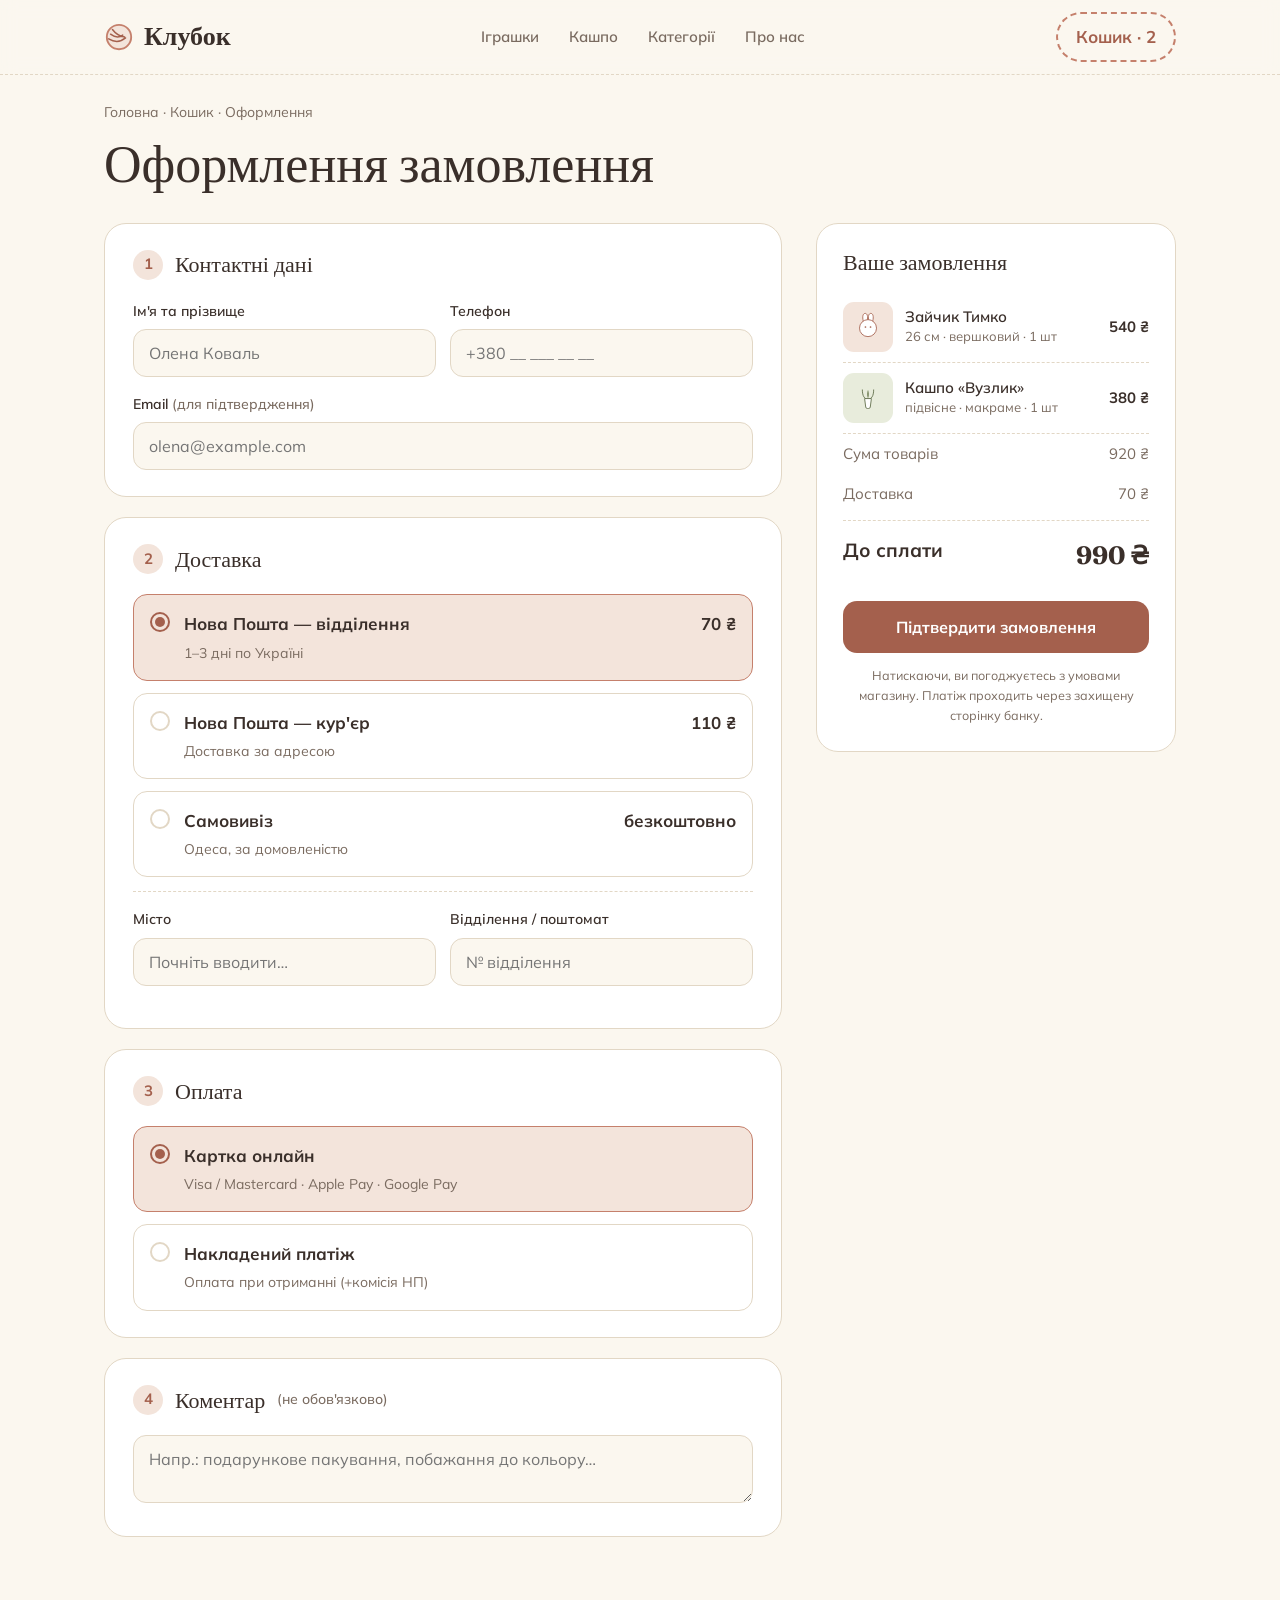
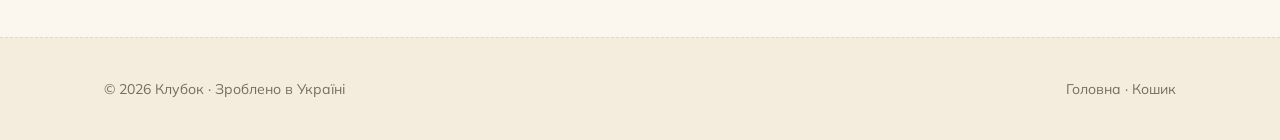
<file: prototype/checkout.html>
<!doctype html>
<html lang="uk">
<head>
<meta charset="utf-8">
<meta name="viewport" content="width=device-width, initial-scale=1">
<title>Оформлення — Клубок</title>
<link rel="preconnect" href="https://fonts.googleapis.com">
<link rel="preconnect" href="https://fonts.gstatic.com" crossorigin>
<link href="https://fonts.googleapis.com/css2?family=Fraunces:opsz,wght@9..144,400;9..144,500;9..144,600&family=Mulish:wght@400;500;600;700&display=swap" rel="stylesheet">
<style>
  :root{
    --paper:#FBF7EF;--paper-2:#F4ECDD;--ink:#3A2F2A;--ink-soft:#7A6B60;
    --clay:#C5806C;--clay-bg:#F3E4DB;--clay-deep:#A4604D;
    --sage:#7C8A63;--sage-bg:#E8ECDC;--sage-deep:#5C6A45;
    --line:#E2D7C5;--radius:22px;--maxw:1120px;
  }
  *{box-sizing:border-box}
  body{margin:0;background:var(--paper);color:var(--ink);font-family:"Mulish",system-ui,sans-serif;font-size:17px;line-height:1.6;-webkit-font-smoothing:antialiased}
  h1,h2,h3{font-family:"Fraunces",Georgia,serif;font-weight:500;line-height:1.1;margin:0}
  a{color:inherit}
  .wrap{max-width:var(--maxw);margin:0 auto;padding:0 24px}
  .eyebrow{font-size:13px;letter-spacing:.18em;text-transform:uppercase;color:var(--ink-soft);font-weight:600}
  header{position:sticky;top:0;z-index:20;background:rgba(251,247,239,.82);backdrop-filter:blur(8px);border-bottom:1px dashed var(--line)}
  nav{display:flex;align-items:center;justify-content:space-between;height:74px}
  .brand{font-family:"Fraunces",serif;font-size:26px;font-weight:600;display:flex;align-items:center;gap:10px;text-decoration:none}
  .brand svg{width:30px;height:30px}
  .nav-links{display:flex;gap:30px;font-weight:600;font-size:15px}
  .nav-links a{text-decoration:none;color:var(--ink-soft);transition:.2s}.nav-links a:hover{color:var(--ink)}
  .cart{display:inline-flex;align-items:center;gap:8px;padding:9px 18px;border:2px dashed var(--clay);border-radius:999px;color:var(--clay-deep);font-weight:700;text-decoration:none}
  .crumb{font-size:14px;color:var(--ink-soft);padding:26px 0 6px}
  .crumb a{text-decoration:none}.crumb a:hover{color:var(--ink)}
  h1.title{font-size:clamp(34px,5vw,52px);padding:6px 0 30px}
  /* layout */
  .co{display:grid;grid-template-columns:1fr 360px;gap:34px;align-items:start;padding-bottom:80px}
  .block{background:#fff;border:1px solid var(--line);border-radius:var(--radius);padding:26px 28px;margin-bottom:20px}
  .block h2{font-size:22px;display:flex;align-items:center;gap:12px;margin-bottom:20px}
  .num{width:30px;height:30px;border-radius:50%;background:var(--clay-bg);color:var(--clay-deep);display:grid;place-items:center;font-family:"Mulish";font-weight:700;font-size:15px;flex:none}
  /* fields */
  .field{margin-bottom:16px}
  .field:last-child{margin-bottom:0}
  .field label{display:block;font-size:14px;font-weight:600;margin-bottom:7px}
  .field input,.field textarea{width:100%;border:1.6px solid var(--line);border-radius:13px;padding:13px 15px;font-family:inherit;font-size:16px;background:var(--paper);color:var(--ink);transition:.2s}
  .field input:focus,.field textarea:focus{outline:none;border-color:var(--clay);background:#fff}
  .field input.err{border-color:#C0584B;background:#FBEFEC}
  .two{display:grid;grid-template-columns:1fr 1fr;gap:14px}
  /* radio options */
  .opts{display:flex;flex-direction:column;gap:12px}
  .ro{display:flex;gap:14px;align-items:flex-start;border:1.6px solid var(--line);border-radius:14px;padding:15px 16px;cursor:pointer;transition:.2s}
  .ro:hover{border-color:var(--clay)}
  .ro.on{border-color:var(--clay);background:var(--clay-bg)}
  .ro .dot{width:20px;height:20px;border-radius:50%;border:2px solid var(--line);flex:none;margin-top:2px;position:relative;transition:.2s}
  .ro.on .dot{border-color:var(--clay-deep)}
  .ro.on .dot::after{content:"";position:absolute;inset:3px;border-radius:50%;background:var(--clay-deep)}
  .ro .t{font-weight:700}.ro .d{font-size:14px;color:var(--ink-soft)}
  .ro .pr{margin-left:auto;font-weight:700;white-space:nowrap}
  .sub-fields{margin-top:14px;padding-top:16px;border-top:1px dashed var(--line)}
  .hidden{display:none}
  /* summary */
  .summary{background:#fff;border:1px solid var(--line);border-radius:var(--radius);padding:26px;position:sticky;top:96px}
  .summary h2{font-size:22px;margin-bottom:18px}
  .li{display:flex;gap:12px;align-items:center;padding:10px 0;border-bottom:1px dashed var(--line)}
  .li .th{width:50px;height:50px;border-radius:11px;display:grid;place-items:center;flex:none}.li .th svg{width:68%}
  .li .nm{font-size:15px;font-weight:600;line-height:1.3}.li .op{font-size:13px;color:var(--ink-soft)}
  .li .pr{margin-left:auto;font-weight:700;white-space:nowrap;font-size:15px}
  .row{display:flex;justify-content:space-between;padding:8px 0;color:var(--ink-soft);font-size:15px}
  .row.total{border-top:1px dashed var(--line);margin-top:6px;padding-top:14px;color:var(--ink);font-weight:700;font-size:19px}
  .row.total .v{font-family:"Fraunces",serif;font-size:25px}
  .confirm{width:100%;margin-top:18px;border:none;border-radius:14px;background:var(--clay-deep);color:#fff;font-family:inherit;font-weight:700;font-size:16px;padding:16px;cursor:pointer;transition:.2s}
  .confirm:hover{filter:brightness(1.06)}
  .note{font-size:12.5px;color:var(--ink-soft);margin-top:12px;text-align:center}
  /* success */
  .done{display:none;text-align:center;background:#fff;border:1px solid var(--line);border-radius:var(--radius);padding:60px 30px;max-width:560px;margin:0 auto 80px}
  .done .ic{width:74px;height:74px;border-radius:50%;background:var(--sage-bg);display:grid;place-items:center;margin:0 auto 20px}
  .done h2{font-size:32px;margin-bottom:10px}
  .done p{color:var(--ink-soft);margin:0 auto 8px;max-width:42ch}
  .done a{display:inline-block;margin-top:22px;background:var(--clay-deep);color:#fff;text-decoration:none;font-weight:700;padding:13px 30px;border-radius:999px}
  footer{background:var(--paper-2);border-top:1px dashed var(--line);padding:40px 0}
  .foot{display:flex;justify-content:space-between;flex-wrap:wrap;gap:20px;color:var(--ink-soft);font-size:14px}
  .foot a{color:var(--ink-soft);text-decoration:none}.foot a:hover{color:var(--ink)}
  @media(max-width:900px){.nav-links{display:none}.co{grid-template-columns:1fr;gap:24px}.summary{position:static}.two{grid-template-columns:1fr}}
  @media(prefers-reduced-motion:reduce){*{transition:none!important}}
</style>
</head>
<body>
<header><div class="wrap"><nav>
  <a class="brand" href="index.html"><svg viewBox="0 0 32 32" fill="none"><circle cx="16" cy="16" r="13" fill="#F3E4DB" stroke="#C5806C" stroke-width="2"/><path d="M7 13c4 3 9 4 13 1M5 18c5 3 12 4 18-1M9 8c3 4 6 7 13 8" stroke="#A4604D" stroke-width="1.6" stroke-linecap="round"/></svg>Клубок</a>
  <div class="nav-links"><a href="category.html">Іграшки</a><a href="planters.html">Кашпо</a><a href="index.html#cats">Категорії</a><a href="index.html#story">Про нас</a></div>
  <a class="cart" href="cart.html">Кошик · 2</a>
</nav></div></header>

<div class="wrap">
  <div class="crumb"><a href="index.html">Головна</a> · <a href="cart.html">Кошик</a> · Оформлення</div>
  <h1 class="title">Оформлення замовлення</h1>

  <div class="co" id="co">
    <div class="form">
      <!-- 1. контакти -->
      <div class="block">
        <h2><span class="num">1</span> Контактні дані</h2>
        <div class="two">
          <div class="field"><label>Ім'я та прізвище</label><input id="f-name" placeholder="Олена Коваль"></div>
          <div class="field"><label>Телефон</label><input id="f-phone" placeholder="+380 __ ___ __ __" inputmode="tel"></div>
        </div>
        <div class="field"><label>Email <span style="color:var(--ink-soft);font-weight:500">(для підтвердження)</span></label><input id="f-email" placeholder="olena@example.com" inputmode="email"></div>
      </div>

      <!-- 2. доставка -->
      <div class="block">
        <h2><span class="num">2</span> Доставка</h2>
        <div class="opts" id="delivery">
          <label class="ro on" data-d="np-branch">
            <span class="dot"></span>
            <span><span class="t">Нова Пошта — відділення</span><br><span class="d">1–3 дні по Україні</span></span>
            <span class="pr">70 ₴</span>
          </label>
          <label class="ro" data-d="np-courier">
            <span class="dot"></span>
            <span><span class="t">Нова Пошта — кур'єр</span><br><span class="d">Доставка за адресою</span></span>
            <span class="pr">110 ₴</span>
          </label>
          <label class="ro" data-d="pickup">
            <span class="dot"></span>
            <span><span class="t">Самовивіз</span><br><span class="d">Одеса, за домовленістю</span></span>
            <span class="pr">безкоштовно</span>
          </label>
        </div>
        <!-- поля відділення -->
        <div class="sub-fields" id="np-fields">
          <div class="two">
            <div class="field"><label>Місто</label><input id="f-city" placeholder="Почніть вводити…" list="cities">
              <datalist id="cities"><option>Київ</option><option>Одеса</option><option>Львів</option><option>Харків</option><option>Дніпро</option></datalist>
            </div>
            <div class="field" id="branch-field"><label>Відділення / поштомат</label><input id="f-branch" placeholder="№ відділення"></div>
          </div>
          <div class="field hidden" id="addr-field"><label>Адреса доставки</label><input placeholder="Вулиця, будинок, квартира"></div>
        </div>
      </div>

      <!-- 3. оплата -->
      <div class="block">
        <h2><span class="num">3</span> Оплата</h2>
        <div class="opts" id="payment">
          <label class="ro on" data-p="online">
            <span class="dot"></span>
            <span><span class="t">Картка онлайн</span><br><span class="d">Visa / Mastercard · Apple Pay · Google Pay</span></span>
          </label>
          <label class="ro" data-p="cod">
            <span class="dot"></span>
            <span><span class="t">Накладений платіж</span><br><span class="d">Оплата при отриманні (+комісія НП)</span></span>
          </label>
        </div>
      </div>

      <!-- 4. коментар -->
      <div class="block">
        <h2><span class="num">4</span> Коментар <span style="font-family:Mulish;font-size:14px;color:var(--ink-soft);font-weight:500">(не обов'язково)</span></h2>
        <div class="field"><textarea rows="2" placeholder="Напр.: подарункове пакування, побажання до кольору…"></textarea></div>
      </div>
    </div>

    <!-- summary -->
    <aside class="summary">
      <h2>Ваше замовлення</h2>
      <div id="lines"></div>
      <div class="row"><span>Сума товарів</span><span id="sub">—</span></div>
      <div class="row"><span>Доставка</span><span id="ship">—</span></div>
      <div class="row total"><span>До сплати</span><span class="v" id="tot">—</span></div>
      <button class="confirm" type="button" onclick="confirmOrder()">Підтвердити замовлення</button>
      <div class="note">Натискаючи, ви погоджуєтесь з умовами магазину. Платіж проходить через захищену сторінку банку.</div>
    </aside>
  </div>

  <!-- екран подяки -->
  <div class="done" id="done">
    <div class="ic"><svg width="34" height="34" viewBox="0 0 24 24" fill="none"><path d="M5 13l4 4 10-10" stroke="#5C6A45" stroke-width="2.4" stroke-linecap="round" stroke-linejoin="round"/></svg></div>
    <h2>Дякуємо за замовлення!</h2>
    <p>Замовлення <strong id="onum">№00000</strong> прийнято. Ми зв'яжемося з вами для підтвердження.</p>
    <p>Лист із деталями надіслано на вашу пошту.</p>
    <a href="index.html">На головну</a>
  </div>
</div>

<footer><div class="wrap"><div class="foot">
  <span>© 2026 Клубок · Зроблено в Україні</span>
  <span><a href="index.html">Головна</a> · <a href="cart.html">Кошик</a></span>
</div></div></footer>

<script>
  const bunny=(c1,c2)=>`<svg viewBox="0 0 120 120" fill="none"><path d="M44 42c-6-22 0-30 6-30s12 8 6 30" fill="#fff" stroke="${c2}" stroke-width="3"/><path d="M76 42c6-22 0-30-6-30s-12 8-6 30" fill="#fff" stroke="${c2}" stroke-width="3"/><circle cx="60" cy="64" r="30" fill="#fff" stroke="${c2}" stroke-width="3"/><circle cx="51" cy="60" r="3" fill="${c2}"/><circle cx="69" cy="60" r="3" fill="${c2}"/></svg>`;
  const planter=(c)=>`<svg viewBox="0 0 120 120" fill="none"><path d="M40 30c0 24 8 34 20 34s20-10 20-34" stroke="${c}" stroke-width="3"/><path d="M48 62h24l-4 30a6 6 0 0 1-6 5h-4a6 6 0 0 1-6-5l-4-30Z" fill="#fff" stroke="${c}" stroke-width="3"/><path d="M60 62c-6-14-2-26 0-30 2 4 6 16 0 30Z" fill="#7C8A63"/></svg>`;

  const cart=[
    {name:"Зайчик Тимко",opt:"26 см · вершковий",price:540,qty:1,art:bunny("#C5806C","#A4604D"),bg:"var(--clay-bg)"},
    {name:"Кашпо «Вузлик»",opt:"підвісне · макраме",price:380,qty:1,art:planter("#5C6A45"),bg:"var(--sage-bg)"},
  ];
  const SHIP={'np-branch':70,'np-courier':110,'pickup':0};
  let delivery='np-branch', payment='online';

  const lines=document.getElementById('lines');
  cart.forEach(it=>{const d=document.createElement('div');d.className='li';
    d.innerHTML=`<div class="th" style="background:${it.bg}">${it.art}</div><div><div class="nm">${it.name}</div><div class="op">${it.opt} · ${it.qty} шт</div></div><div class="pr">${it.price*it.qty} ₴</div>`;lines.appendChild(d);});

  function totals(){
    const sub=cart.reduce((s,i)=>s+i.price*i.qty,0);
    const ship=SHIP[delivery];
    document.getElementById('sub').textContent=sub+' ₴';
    document.getElementById('ship').textContent=ship?ship+' ₴':'безкоштовно';
    document.getElementById('tot').textContent=(sub+ship)+' ₴';
  }
  totals();

  // доставка
  document.querySelectorAll('#delivery .ro').forEach(r=>r.onclick=()=>{
    document.querySelectorAll('#delivery .ro').forEach(o=>o.classList.remove('on'));r.classList.add('on');
    delivery=r.dataset.d;
    const np=document.getElementById('np-fields'),addr=document.getElementById('addr-field'),br=document.getElementById('branch-field');
    if(delivery==='pickup'){np.classList.add('hidden');}
    else{np.classList.remove('hidden');
      if(delivery==='np-courier'){addr.classList.remove('hidden');br.classList.add('hidden');}
      else{addr.classList.add('hidden');br.classList.remove('hidden');}
    }
    totals();
  });
  // оплата
  document.querySelectorAll('#payment .ro').forEach(r=>r.onclick=()=>{
    document.querySelectorAll('#payment .ro').forEach(o=>o.classList.remove('on'));r.classList.add('on');payment=r.dataset.p;});

  function confirmOrder(){
    // легка перевірка обов'язкових полів
    const req=['f-name','f-phone'];let ok=true;
    req.forEach(id=>{const el=document.getElementById(id);if(!el.value.trim()){el.classList.add('err');ok=false;}else el.classList.remove('err');});
    if(delivery!=='pickup'){const c=document.getElementById('f-city');if(!c.value.trim()){c.classList.add('err');ok=false;}else c.classList.remove('err');}
    if(!ok){document.querySelector('.err').scrollIntoView({behavior:'smooth',block:'center'});return;}
    document.getElementById('co').style.display='none';
    document.querySelector('h1.title').style.display='none';
    document.getElementById('onum').textContent='№'+Math.floor(100000+Math.random()*900000);
    document.getElementById('done').style.display='block';
    window.scrollTo({top:0,behavior:'smooth'});
  }
</script>
</body>
</html>
</file>
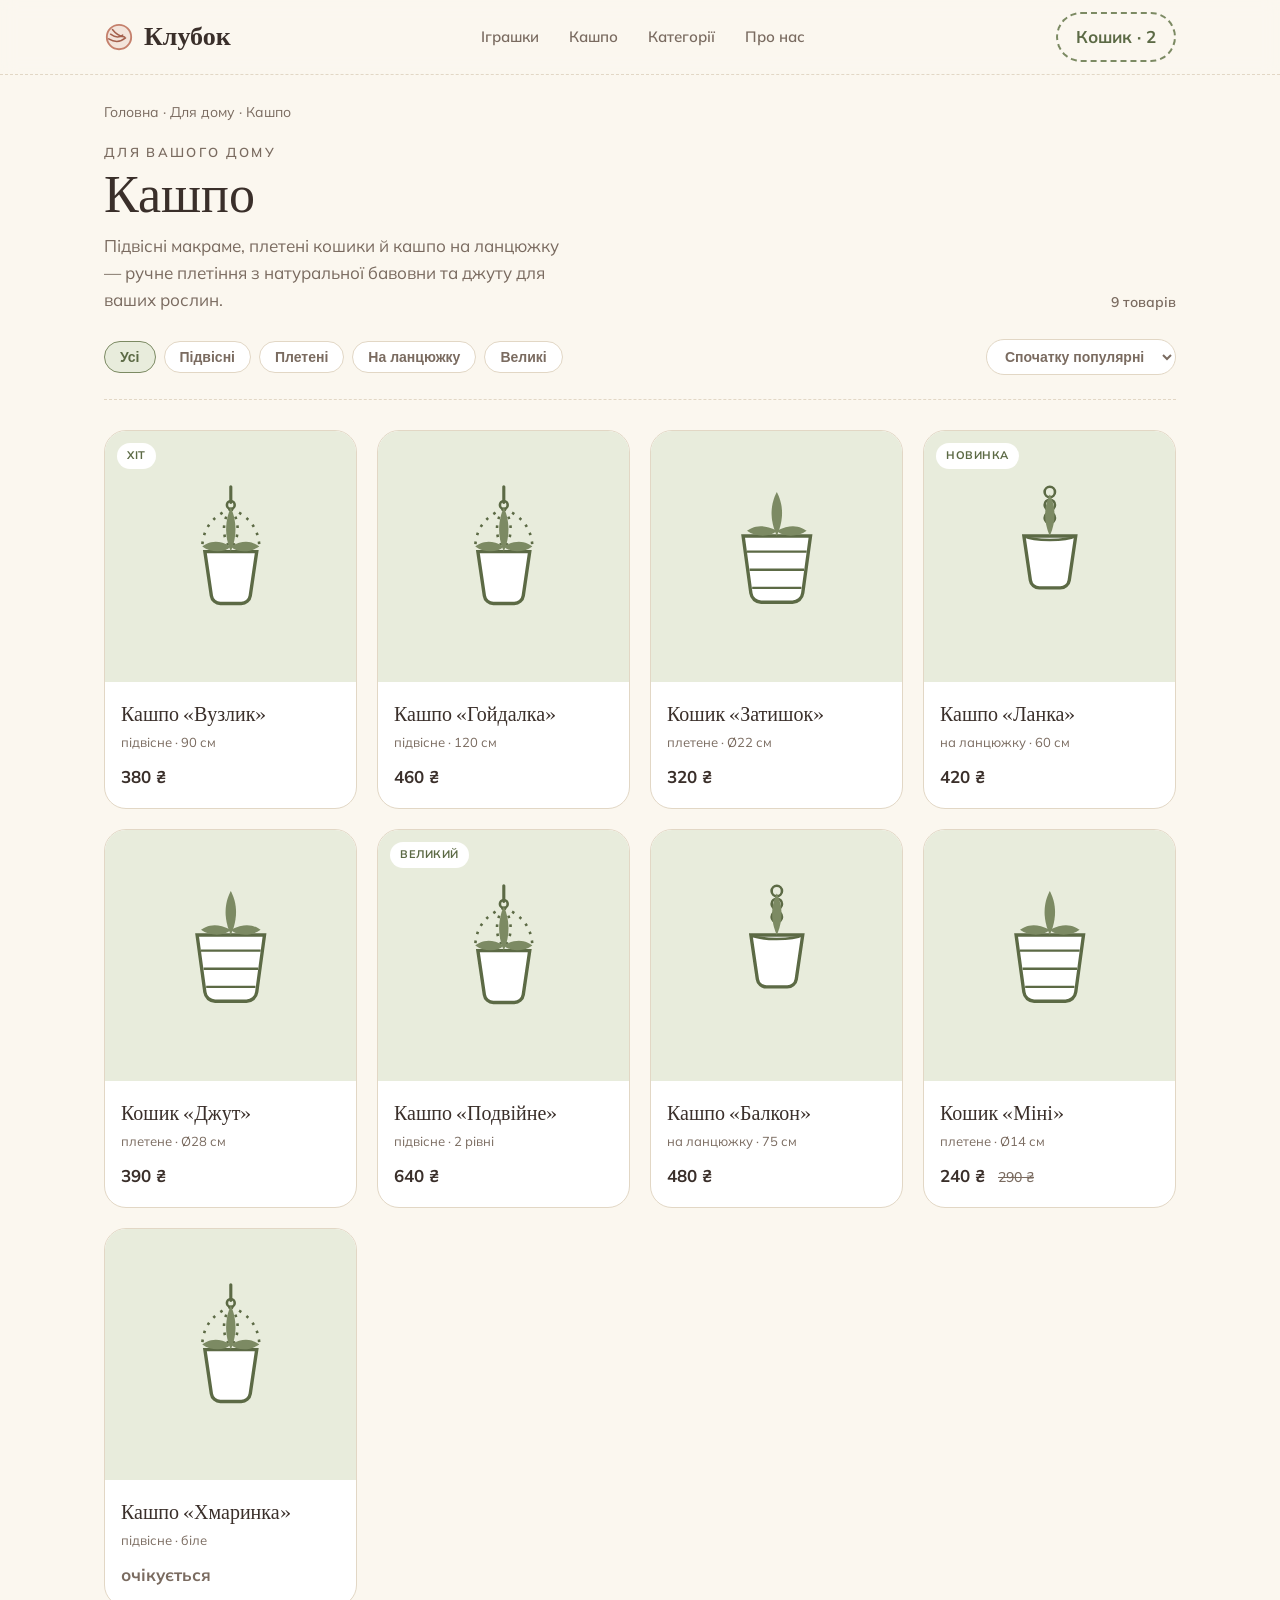
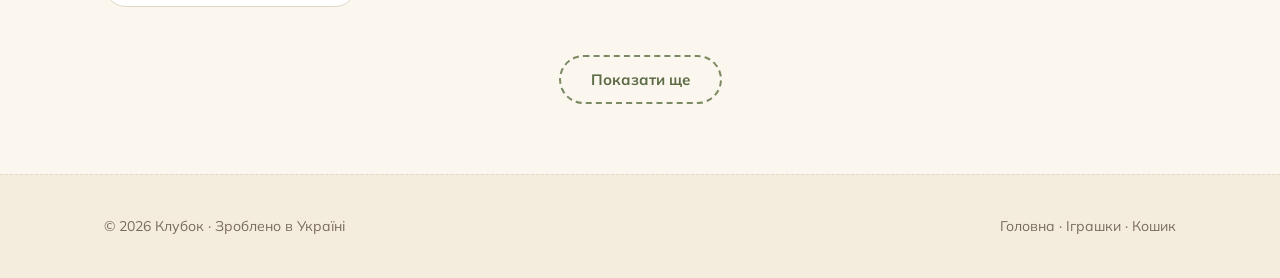
<file: prototype/planters.html>
<!doctype html>
<html lang="uk">
<head>
<meta charset="utf-8">
<meta name="viewport" content="width=device-width, initial-scale=1">
<title>Кашпо — Клубок</title>
<link rel="preconnect" href="https://fonts.googleapis.com">
<link rel="preconnect" href="https://fonts.gstatic.com" crossorigin>
<link href="https://fonts.googleapis.com/css2?family=Fraunces:opsz,wght@9..144,400;9..144,500;9..144,600&family=Mulish:wght@400;500;600;700&display=swap" rel="stylesheet">
<style>
  :root{
    --paper:#FBF7EF;--paper-2:#F4ECDD;--ink:#3A2F2A;--ink-soft:#7A6B60;
    --clay:#C5806C;--clay-bg:#F3E4DB;--clay-deep:#A4604D;
    --sage:#7C8A63;--sage-bg:#E8ECDC;--sage-deep:#5C6A45;
    --line:#E2D7C5;--radius:22px;--maxw:1120px;
    /* на цій сторінці акцент — зелений */
    --accent:var(--sage);--accent-bg:var(--sage-bg);--accent-deep:var(--sage-deep);
  }
  *{box-sizing:border-box}
  body{margin:0;background:var(--paper);color:var(--ink);font-family:"Mulish",system-ui,sans-serif;font-size:17px;line-height:1.6;-webkit-font-smoothing:antialiased}
  h1,h2,h3{font-family:"Fraunces",Georgia,serif;font-weight:500;line-height:1.1;margin:0}
  a{color:inherit}
  .wrap{max-width:var(--maxw);margin:0 auto;padding:0 24px}
  .eyebrow{font-size:13px;letter-spacing:.18em;text-transform:uppercase;color:var(--ink-soft);font-weight:600}
  header{position:sticky;top:0;z-index:20;background:rgba(251,247,239,.82);backdrop-filter:blur(8px);border-bottom:1px dashed var(--line)}
  nav{display:flex;align-items:center;justify-content:space-between;height:74px}
  .brand{font-family:"Fraunces",serif;font-size:26px;font-weight:600;display:flex;align-items:center;gap:10px;text-decoration:none}
  .brand svg{width:30px;height:30px}
  .nav-links{display:flex;gap:30px;font-weight:600;font-size:15px}
  .nav-links a{text-decoration:none;color:var(--ink-soft);transition:.2s}.nav-links a:hover{color:var(--ink)}
  .cart{display:inline-flex;align-items:center;gap:8px;padding:9px 18px;border:2px dashed var(--accent);border-radius:999px;color:var(--accent-deep);font-weight:700;text-decoration:none;transition:.2s}.cart:hover{background:var(--accent-bg)}
  .crumb{font-size:14px;color:var(--ink-soft);padding:26px 0 0}
  .crumb a{text-decoration:none}.crumb a:hover{color:var(--ink)}
  .cat-head{padding:14px 0 26px;display:flex;justify-content:space-between;align-items:flex-end;gap:20px;flex-wrap:wrap}
  .cat-head h1{font-size:clamp(34px,5vw,52px)}
  .cat-head p{margin:10px 0 0;color:var(--ink-soft);max-width:46ch}
  .count{font-size:14px;color:var(--ink-soft);font-weight:600;white-space:nowrap}
  .toolbar{display:flex;justify-content:space-between;align-items:center;gap:14px;flex-wrap:wrap;padding-bottom:24px;border-bottom:1px dashed var(--line)}
  .filters{display:flex;gap:8px;flex-wrap:wrap}
  .chip{font-size:14px;font-weight:600;padding:7px 15px;border-radius:999px;border:1.6px solid var(--line);background:#fff;color:var(--ink-soft);cursor:pointer;transition:.2s}
  .chip:hover{border-color:var(--accent)}
  .chip.on{background:var(--accent-bg);border-color:var(--accent);color:var(--accent-deep)}
  .sort{font-size:14px;font-weight:600;color:var(--ink-soft);border:1.6px solid var(--line);background:#fff;border-radius:999px;padding:8px 14px}
  .grid{display:grid;grid-template-columns:repeat(4,1fr);gap:20px;padding:30px 0 18px}
  .prod{background:#fff;border:1px solid var(--line);border-radius:var(--radius);overflow:hidden;text-decoration:none;color:var(--ink);display:flex;flex-direction:column;transition:transform .28s,box-shadow .28s,border-color .28s;position:relative}
  .prod:hover{transform:translateY(-6px);box-shadow:0 20px 36px -24px rgba(58,47,42,.45);border-color:transparent}
  .ph{aspect-ratio:1/1;background:var(--accent-bg);display:grid;place-items:center;position:relative}
  .ph svg{width:62%;height:62%}
  .badge{position:absolute;top:12px;left:12px;font-size:11px;font-weight:700;letter-spacing:.05em;text-transform:uppercase;background:#fff;color:var(--accent-deep);padding:4px 10px;border-radius:999px}
  .quick{position:absolute;bottom:10px;left:10px;right:10px;background:var(--accent-deep);color:#fff;border:none;border-radius:12px;padding:11px;font-family:inherit;font-weight:700;font-size:14px;cursor:pointer;opacity:0;transform:translateY(8px);transition:.25s}
  .prod:hover .quick{opacity:1;transform:none}
  .pinfo{padding:16px 16px 18px}
  .pname{font-family:"Fraunces",serif;font-size:20px}
  .pmeta{font-size:13px;color:var(--ink-soft);margin:2px 0 10px}
  .price{font-weight:700;font-size:17px}
  .price s{color:var(--ink-soft);font-weight:500;margin-left:8px;font-size:14px}
  .pager{display:flex;justify-content:center;padding:30px 0 70px}
  .more{font-family:inherit;font-weight:700;font-size:15px;padding:13px 30px;border-radius:999px;border:2px dashed var(--accent);background:transparent;color:var(--accent-deep);cursor:pointer;transition:.2s}.more:hover{background:var(--accent-bg)}
  footer{background:var(--paper-2);border-top:1px dashed var(--line);padding:40px 0}
  .foot{display:flex;justify-content:space-between;flex-wrap:wrap;gap:20px;color:var(--ink-soft);font-size:14px}
  .foot a{color:var(--ink-soft);text-decoration:none}.foot a:hover{color:var(--ink)}
  @media(max-width:900px){.nav-links{display:none}.grid{grid-template-columns:repeat(2,1fr)}}
  @media(max-width:480px){.grid{grid-template-columns:1fr}}
  @media(prefers-reduced-motion:reduce){*{transition:none!important}}
</style>
</head>
<body>
<header><div class="wrap"><nav>
  <a class="brand" href="index.html"><svg viewBox="0 0 32 32" fill="none"><circle cx="16" cy="16" r="13" fill="#F3E4DB" stroke="#C5806C" stroke-width="2"/><path d="M7 13c4 3 9 4 13 1M5 18c5 3 12 4 18-1M9 8c3 4 6 7 13 8" stroke="#A4604D" stroke-width="1.6" stroke-linecap="round"/></svg>Клубок</a>
  <div class="nav-links"><a href="category.html">Іграшки</a><a href="planters.html">Кашпо</a><a href="index.html#cats">Категорії</a><a href="index.html#story">Про нас</a></div>
  <a class="cart" href="cart.html">Кошик · 2</a>
</nav></div></header>

<div class="wrap">
  <div class="crumb"><a href="index.html">Головна</a> · <a href="index.html#worlds">Для дому</a> · Кашпо</div>
  <div class="cat-head">
    <div>
      <span class="eyebrow">Для вашого дому</span>
      <h1>Кашпо</h1>
      <p>Підвісні макраме, плетені кошики й кашпо на ланцюжку — ручне плетіння з натуральної бавовни та джуту для ваших рослин.</p>
    </div>
    <span class="count">9 товарів</span>
  </div>

  <div class="toolbar">
    <div class="filters">
      <button class="chip on">Усі</button>
      <button class="chip">Підвісні</button>
      <button class="chip">Плетені</button>
      <button class="chip">На ланцюжку</button>
      <button class="chip">Великі</button>
    </div>
    <select class="sort" aria-label="Сортувати">
      <option>Спочатку популярні</option>
      <option>Спочатку дешевші</option>
      <option>Спочатку дорожчі</option>
      <option>Новинки</option>
    </select>
  </div>

  <div class="grid" id="grid"></div>
  <div class="pager"><button class="more">Показати ще</button></div>
</div>

<footer><div class="wrap"><div class="foot">
  <span>© 2026 Клубок · Зроблено в Україні</span>
  <span><a href="index.html">Головна</a> · <a href="category.html">Іграшки</a> · <a href="cart.html">Кошик</a></span>
</div></div></footer>

<script>
  const C="#5C6A45";
  // три типи кашпо
  const hanging=`<svg viewBox="0 0 120 120" fill="none"><path d="M60 6v12" stroke="${C}" stroke-width="2.4" stroke-linecap="round"/><circle cx="60" cy="20" r="3" stroke="${C}" stroke-width="2"/><path d="M60 23c-16 6-22 18-22 30M60 23c16 6 22 18 22 30M60 23c-7 8-7 24 0 30M60 23c7 8 7 24 0 30" stroke="${C}" stroke-width="2" stroke-dasharray="2 5"/><path d="M40 56h40l-5 34a7 7 0 0 1-7 6H52a7 7 0 0 1-7-6l-5-34Z" fill="#fff" stroke="${C}" stroke-width="2.6"/><path d="M60 56c-7-16-2-30 0-34 2 4 7 18 0 34Z" fill="#7C8A63"/><path d="M60 52c-12-7-19-2-22 0 7 5 17 5 22 0ZM60 52c12-7 19-2 22 0-7 5-17 5-22 0Z" fill="#7C8A63"/></svg>`;
  const woven=`<svg viewBox="0 0 120 120" fill="none"><path d="M34 44h52l-6 44a8 8 0 0 1-8 7H48a8 8 0 0 1-8-7l-6-44Z" fill="#fff" stroke="${C}" stroke-width="2.6"/><path d="M37 56h46M39 70h42M41 84h38" stroke="${C}" stroke-width="1.8"/><path d="M60 44c-8-18-2-30 0-34 2 4 8 16 0 34Z" fill="#7C8A63"/><path d="M60 40c-13-7-20-2-23 0 7 5 18 5 23 0ZM60 40c13-7 20-2 23 0-7 5-18 5-23 0Z" fill="#7C8A63"/></svg>`;
  const chain=`<svg viewBox="0 0 120 120" fill="none"><circle cx="60" cy="10" r="4" stroke="${C}" stroke-width="2"/><circle cx="60" cy="20" r="4" stroke="${C}" stroke-width="2"/><circle cx="60" cy="30" r="4" stroke="${C}" stroke-width="2"/><path d="M40 44h40l-5 34a7 7 0 0 1-7 6H52a7 7 0 0 1-7-6l-5-34Z" fill="#fff" stroke="${C}" stroke-width="2.6"/><path d="M40 44c8 4 32 4 40 0" stroke="${C}" stroke-width="2"/><path d="M60 44c-7-16-2-28 0-32 2 4 7 16 0 32Z" fill="#7C8A63"/></svg>`;

  const products=[
    {n:"Кашпо «Вузлик»",m:"підвісне · 90 см",p:380,badge:"Хіт",art:hanging},
    {n:"Кашпо «Гойдалка»",m:"підвісне · 120 см",p:460,art:hanging},
    {n:"Кошик «Затишок»",m:"плетене · Ø22 см",p:320,art:woven},
    {n:"Кашпо «Ланка»",m:"на ланцюжку · 60 см",p:420,badge:"Новинка",art:chain},
    {n:"Кошик «Джут»",m:"плетене · Ø28 см",p:390,art:woven},
    {n:"Кашпо «Подвійне»",m:"підвісне · 2 рівні",p:640,badge:"Великий",art:hanging},
    {n:"Кашпо «Балкон»",m:"на ланцюжку · 75 см",p:480,art:chain},
    {n:"Кошик «Міні»",m:"плетене · Ø14 см",p:240,p_old:290,art:woven},
    {n:"Кашпо «Хмаринка»",m:"підвісне · біле",p:0,soon:true,art:hanging},
  ];

  const grid=document.getElementById('grid');
  products.forEach(x=>{
    const a=document.createElement('a');a.href="product.html";a.className="prod";
    a.innerHTML=`<div class="ph">${x.badge?`<span class="badge">${x.badge}</span>`:''}${x.art}
      <button class="quick" type="button" onclick="event.preventDefault();this.textContent='Додано ✓'">${x.soon?'Незабаром':'Швидко в кошик'}</button></div>
      <div class="pinfo"><div class="pname">${x.n}</div><div class="pmeta">${x.m}</div>
      <div class="price">${x.soon?'<span style="color:var(--ink-soft)">очікується</span>':x.p+' ₴'}${x.p_old?` <s>${x.p_old} ₴</s>`:''}</div></div>`;
    grid.appendChild(a);
  });
  document.querySelectorAll('.chip').forEach(c=>c.onclick=()=>{document.querySelectorAll('.chip').forEach(o=>o.classList.remove('on'));c.classList.add('on');});
</script>
</body>
</html>
</file>
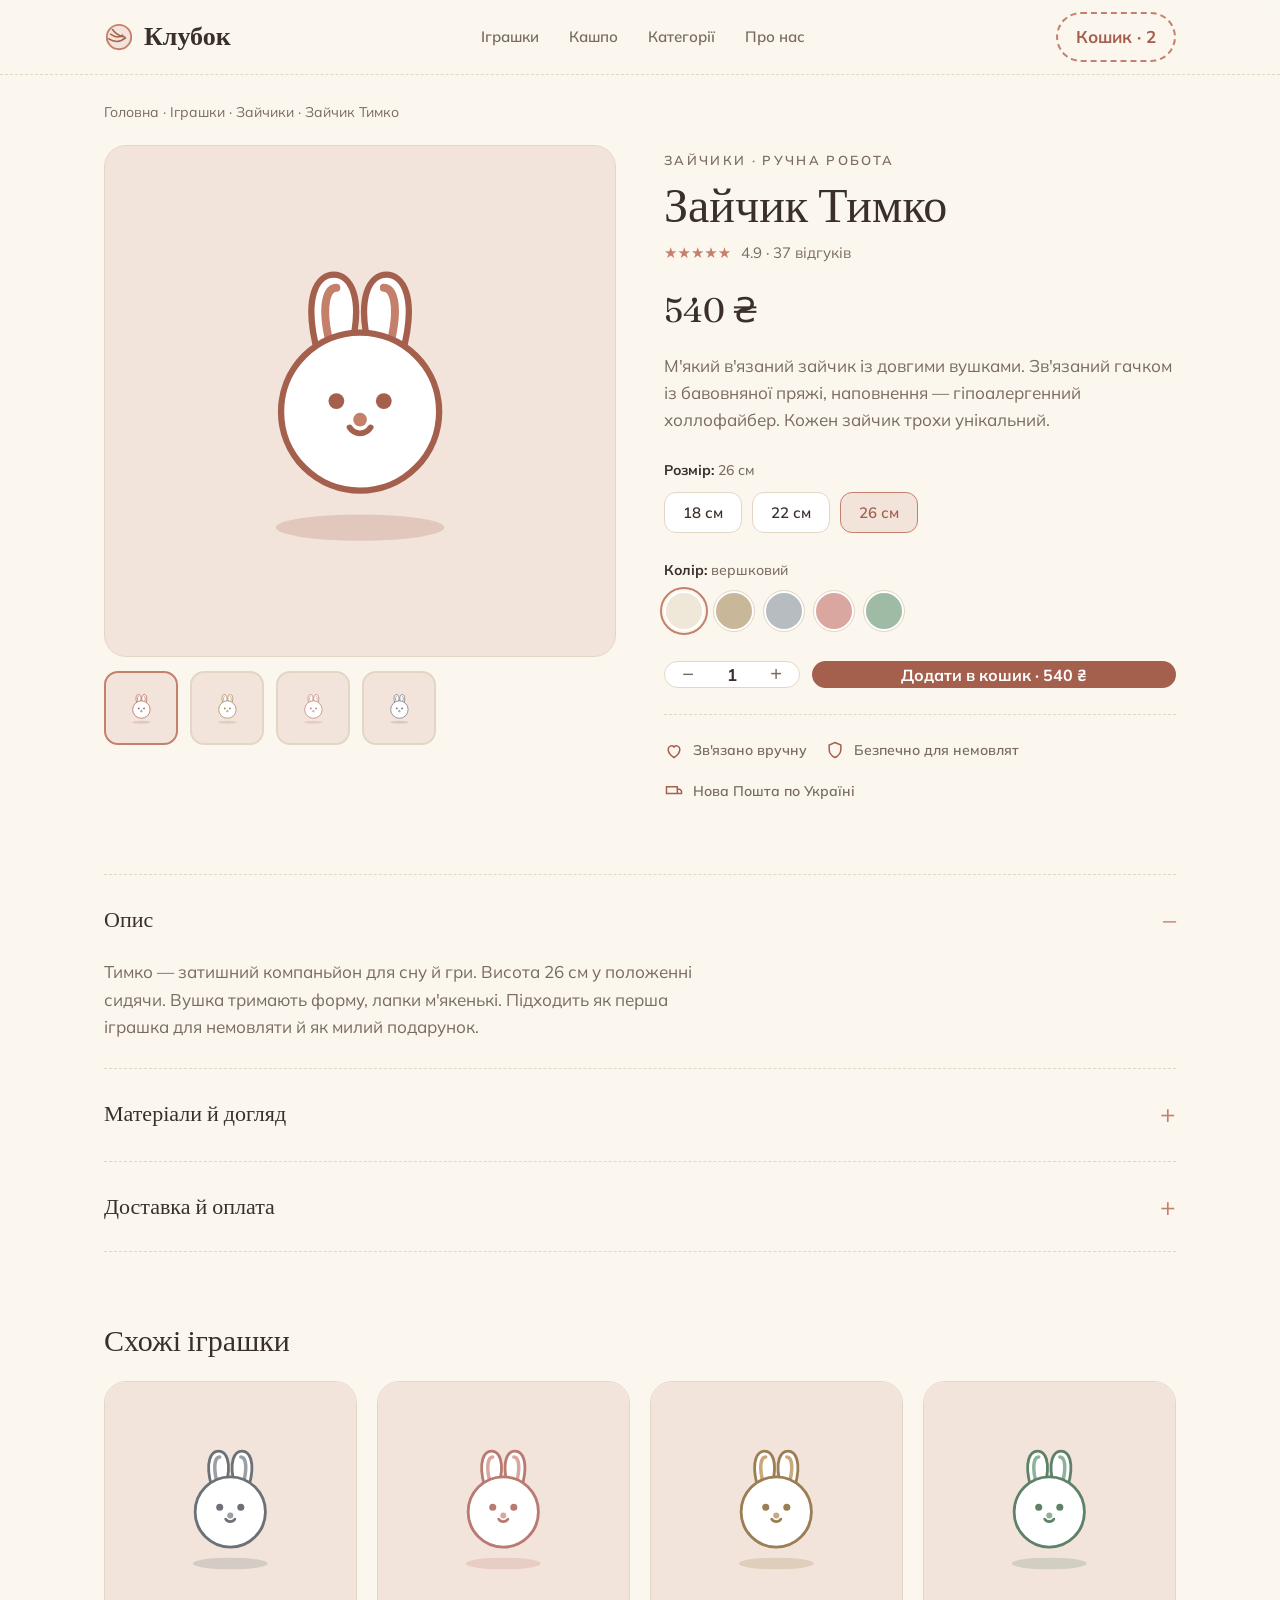
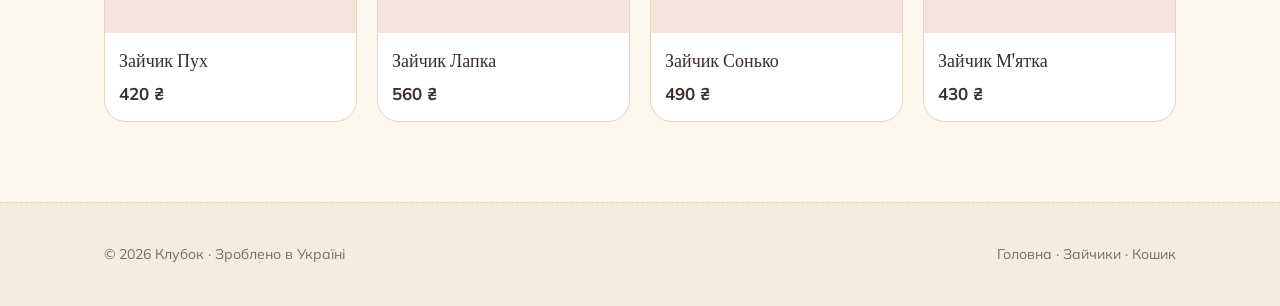
<file: prototype/product.html>
<!doctype html>
<html lang="uk">
<head>
<meta charset="utf-8">
<meta name="viewport" content="width=device-width, initial-scale=1">
<title>Зайчик Тимко — Клубок</title>
<link rel="preconnect" href="https://fonts.googleapis.com">
<link rel="preconnect" href="https://fonts.gstatic.com" crossorigin>
<link href="https://fonts.googleapis.com/css2?family=Fraunces:opsz,wght@9..144,400;9..144,500;9..144,600&family=Mulish:wght@400;500;600;700&display=swap" rel="stylesheet">
<style>
  :root{
    --paper:#FBF7EF;--paper-2:#F4ECDD;--ink:#3A2F2A;--ink-soft:#7A6B60;
    --clay:#C5806C;--clay-bg:#F3E4DB;--clay-deep:#A4604D;
    --sage:#7C8A63;--sage-bg:#E8ECDC;--sage-deep:#5C6A45;
    --line:#E2D7C5;--radius:22px;--maxw:1120px;
  }
  *{box-sizing:border-box}
  body{margin:0;background:var(--paper);color:var(--ink);font-family:"Mulish",system-ui,sans-serif;font-size:17px;line-height:1.6;-webkit-font-smoothing:antialiased}
  h1,h2,h3{font-family:"Fraunces",Georgia,serif;font-weight:500;line-height:1.1;margin:0}
  a{color:inherit}
  .wrap{max-width:var(--maxw);margin:0 auto;padding:0 24px}
  .eyebrow{font-size:13px;letter-spacing:.18em;text-transform:uppercase;color:var(--ink-soft);font-weight:600}
  header{position:sticky;top:0;z-index:20;background:rgba(251,247,239,.82);backdrop-filter:blur(8px);border-bottom:1px dashed var(--line)}
  nav{display:flex;align-items:center;justify-content:space-between;height:74px}
  .brand{font-family:"Fraunces",serif;font-size:26px;font-weight:600;display:flex;align-items:center;gap:10px;text-decoration:none}
  .brand svg{width:30px;height:30px}
  .nav-links{display:flex;gap:30px;font-weight:600;font-size:15px}
  .nav-links a{text-decoration:none;color:var(--ink-soft);transition:.2s}.nav-links a:hover{color:var(--ink)}
  .cart{display:inline-flex;align-items:center;gap:8px;padding:9px 18px;border:2px dashed var(--clay);border-radius:999px;color:var(--clay-deep);font-weight:700;text-decoration:none;transition:.2s}.cart:hover{background:var(--clay-bg)}
  .crumb{font-size:14px;color:var(--ink-soft);padding:26px 0 22px}
  .crumb a{text-decoration:none}.crumb a:hover{color:var(--ink)}
  /* product layout */
  .pd{display:grid;grid-template-columns:1fr 1fr;gap:48px;align-items:start}
  .gallery{position:sticky;top:96px}
  .main-img{aspect-ratio:1/1;background:var(--clay-bg);border-radius:var(--radius);display:grid;place-items:center;border:1px solid var(--line)}
  .main-img svg{width:62%;height:62%}
  .thumbs{display:flex;gap:12px;margin-top:14px}
  .thumb{width:74px;height:74px;border-radius:14px;background:var(--clay-bg);border:2px solid var(--line);display:grid;place-items:center;cursor:pointer;transition:.2s}
  .thumb svg{width:60%;height:60%}
  .thumb.on{border-color:var(--clay)}
  /* info */
  .info h1{font-size:clamp(34px,4.5vw,48px);margin:6px 0 0}
  .stars{color:var(--clay);font-size:15px;margin:10px 0 0}
  .stars span{color:var(--ink-soft);margin-left:6px}
  .pprice{font-family:"Fraunces",serif;font-size:34px;margin:18px 0 4px}
  .pprice s{font-size:20px;color:var(--ink-soft);margin-left:10px}
  .lead{color:var(--ink-soft);margin:14px 0 0}
  .opt{margin-top:26px}
  .opt .lbl{font-weight:700;font-size:14px;margin-bottom:10px}
  .opt .lbl span{color:var(--ink-soft);font-weight:500}
  .opts{display:flex;gap:10px;flex-wrap:wrap}
  .ob{font-family:inherit;font-weight:600;font-size:15px;padding:10px 18px;border-radius:12px;border:1.8px solid var(--line);background:#fff;color:var(--ink);cursor:pointer;transition:.2s}
  .ob:hover{border-color:var(--clay)} .ob.on{background:var(--clay-bg);border-color:var(--clay);color:var(--clay-deep)}
  .sw{width:40px;height:40px;border-radius:50%;border:2px solid #fff;outline:1.8px solid var(--line);cursor:pointer;transition:.2s}
  .sw.on{outline:2.4px solid var(--clay);outline-offset:2px}
  /* add row */
  .buy{display:flex;gap:12px;margin-top:30px;align-items:stretch}
  .qty{display:flex;align-items:center;border:1.8px solid var(--line);border-radius:14px;overflow:hidden;background:#fff}
  .qty button{width:46px;border:none;background:transparent;font-size:20px;cursor:pointer;color:var(--ink-soft)}
  .qty input{width:42px;text-align:center;border:none;font-family:inherit;font-size:17px;font-weight:700;background:transparent;color:var(--ink)}
  .add{flex:1;font-family:inherit;font-weight:700;font-size:16px;border:none;border-radius:14px;background:var(--clay-deep);color:#fff;cursor:pointer;transition:.2s}
  .add:hover{filter:brightness(1.06)}
  .add.done{background:var(--sage-deep)}
  .trust{display:flex;gap:18px;flex-wrap:wrap;margin-top:26px;padding-top:24px;border-top:1px dashed var(--line)}
  .trust div{display:flex;align-items:center;gap:9px;font-size:14px;color:var(--ink-soft);font-weight:600}
  .trust svg{width:20px;height:20px;flex:none}
  /* sections */
  .sections{margin:72px 0 0;display:grid;gap:2px}
  details{border-top:1px dashed var(--line);padding:6px 0}
  details:last-of-type{border-bottom:1px dashed var(--line)}
  summary{list-style:none;cursor:pointer;font-family:"Fraunces",serif;font-size:22px;padding:18px 0;display:flex;justify-content:space-between;align-items:center}
  summary::-webkit-details-marker{display:none}
  summary::after{content:"+";color:var(--clay);font-size:26px;font-family:"Mulish"}
  details[open] summary::after{content:"–"}
  details .body{padding:0 0 20px;color:var(--ink-soft);max-width:62ch}
  /* related */
  .rel{margin:72px 0 80px}
  .rel h2{font-size:30px;margin-bottom:24px}
  .rgrid{display:grid;grid-template-columns:repeat(4,1fr);gap:20px}
  .rcard{background:#fff;border:1px solid var(--line);border-radius:var(--radius);overflow:hidden;text-decoration:none;color:var(--ink);transition:transform .28s,box-shadow .28s}
  .rcard:hover{transform:translateY(-5px);box-shadow:0 18px 30px -22px rgba(58,47,42,.4)}
  .rph{aspect-ratio:1/1;background:var(--clay-bg);display:grid;place-items:center}.rph svg{width:56%}
  .rinfo{padding:14px}.rinfo .nm{font-family:"Fraunces",serif;font-size:18px}.rinfo .pr{font-weight:700;margin-top:4px}
  footer{background:var(--paper-2);border-top:1px dashed var(--line);padding:40px 0}
  .foot{display:flex;justify-content:space-between;flex-wrap:wrap;gap:20px;color:var(--ink-soft);font-size:14px}
  .foot a{color:var(--ink-soft);text-decoration:none}.foot a:hover{color:var(--ink)}
  @media(max-width:900px){.nav-links{display:none}.pd{grid-template-columns:1fr;gap:30px}.gallery{position:static}.rgrid{grid-template-columns:repeat(2,1fr)}}
  @media(prefers-reduced-motion:reduce){*{transition:none!important}}
</style>
</head>
<body>
<header><div class="wrap"><nav>
  <a class="brand" href="index.html"><svg viewBox="0 0 32 32" fill="none"><circle cx="16" cy="16" r="13" fill="#F3E4DB" stroke="#C5806C" stroke-width="2"/><path d="M7 13c4 3 9 4 13 1M5 18c5 3 12 4 18-1M9 8c3 4 6 7 13 8" stroke="#A4604D" stroke-width="1.6" stroke-linecap="round"/></svg>Клубок</a>
  <div class="nav-links"><a href="category.html">Іграшки</a><a href="index.html#worlds">Кашпо</a><a href="index.html#cats">Категорії</a><a href="index.html#story">Про нас</a></div>
  <a class="cart" href="cart.html">Кошик · 2</a>
</nav></div></header>

<div class="wrap">
  <div class="crumb"><a href="index.html">Головна</a> · <a href="index.html#worlds">Іграшки</a> · <a href="category.html">Зайчики</a> · Зайчик Тимко</div>

  <div class="pd">
    <!-- галерея -->
    <div class="gallery">
      <div class="main-img" id="mainImg"></div>
      <div class="thumbs" id="thumbs"></div>
    </div>

    <!-- інформація -->
    <div class="info">
      <span class="eyebrow">Зайчики · ручна робота</span>
      <h1>Зайчик Тимко</h1>
      <div class="stars">★★★★★ <span>4.9 · 37 відгуків</span></div>
      <div class="pprice">540 ₴</div>
      <p class="lead">М'який в'язаний зайчик із довгими вушками. Зв'язаний гачком із бавовняної пряжі, наповнення — гіпоалергенний холлофайбер. Кожен зайчик трохи унікальний.</p>

      <div class="opt">
        <div class="lbl">Розмір: <span id="sizeVal">26 см</span></div>
        <div class="opts" id="sizes">
          <button class="ob" data-v="18 см">18 см</button>
          <button class="ob" data-v="22 см">22 см</button>
          <button class="ob on" data-v="26 см">26 см</button>
        </div>
      </div>

      <div class="opt">
        <div class="lbl">Колір: <span id="colorVal">вершковий</span></div>
        <div class="opts" id="colors">
          <button class="sw on" style="background:#EFE7D7" data-v="вершковий" aria-label="вершковий"></button>
          <button class="sw" style="background:#C9B79A" data-v="бежевий" aria-label="бежевий"></button>
          <button class="sw" style="background:#B7BCC0" data-v="сірий" aria-label="сірий"></button>
          <button class="sw" style="background:#D9A6A0" data-v="пудровий" aria-label="пудровий"></button>
          <button class="sw" style="background:#9FBBA6" data-v="м'ятний" aria-label="м'ятний"></button>
        </div>
      </div>

      <div class="buy">
        <div class="qty">
          <button type="button" onclick="chg(-1)">−</button>
          <input id="q" value="1" inputmode="numeric" aria-label="Кількість">
          <button type="button" onclick="chg(1)">+</button>
        </div>
        <button class="add" id="add" type="button" onclick="add()">Додати в кошик · 540 ₴</button>
      </div>

      <div class="trust">
        <div><svg viewBox="0 0 24 24" fill="none"><path d="M12 21s-7-4.5-7-10a4 4 0 0 1 7-2.6A4 4 0 0 1 19 11c0 5.5-7 10-7 10Z" stroke="#A4604D" stroke-width="1.8"/></svg>Зв'язано вручну</div>
        <div><svg viewBox="0 0 24 24" fill="none"><path d="M12 3l7 3v5c0 5-3 8-7 10-4-2-7-5-7-10V6l7-3Z" stroke="#A4604D" stroke-width="1.8"/></svg>Безпечно для немовлят</div>
        <div><svg viewBox="0 0 24 24" fill="none"><path d="M3 7h13v8H3zM16 10h3l2 2v3h-5z" stroke="#A4604D" stroke-width="1.8"/></svg>Нова Пошта по Україні</div>
      </div>
    </div>
  </div>

  <!-- секції -->
  <div class="sections">
    <details open><summary>Опис</summary><div class="body">Тимко — затишний компаньйон для сну й гри. Висота 26 см у положенні сидячи. Вушка тримають форму, лапки м'якенькі. Підходить як перша іграшка для немовляти й як милий подарунок.</div></details>
    <details><summary>Матеріали й догляд</summary><div class="body">100% бавовняна пряжа, наповнення — холлофайбер. Ручне прання при 30°, без віджиму, сушити в розправленому вигляді. Не використовуйте відбілювач.</div></details>
    <details><summary>Доставка й оплата</summary><div class="body">Відправка протягом 1–2 днів. Нова Пошта по Україні, оплата при отриманні або онлайн (картка/Apple Pay/Google Pay). Виготовлення на замовлення — до 5 днів.</div></details>
  </div>

  <!-- схожі -->
  <section class="rel">
    <h2>Схожі іграшки</h2>
    <div class="rgrid" id="rel"></div>
  </section>
</div>

<footer><div class="wrap"><div class="foot">
  <span>© 2026 Клубок · Зроблено в Україні</span>
  <span><a href="index.html">Головна</a> · <a href="category.html">Зайчики</a> · <a href="cart.html">Кошик</a></span>
</div></div></footer>

<script>
  const bunny=(c1,c2)=>`<svg viewBox="0 0 120 120" fill="none">
    <ellipse cx="60" cy="108" rx="32" ry="5" fill="${c2}" opacity=".22"/>
    <path d="M44 42c-6-22 0-30 6-30s12 8 6 30" fill="#fff" stroke="${c2}" stroke-width="2.4"/>
    <path d="M76 42c6-22 0-30-6-30s-12 8-6 30" fill="#fff" stroke="${c2}" stroke-width="2.4"/>
    <path d="M48 36c-3-14 0-19 3-19" stroke="${c1}" stroke-width="3" stroke-linecap="round"/>
    <path d="M72 36c3-14 0-19-3-19" stroke="${c1}" stroke-width="3" stroke-linecap="round"/>
    <circle cx="60" cy="64" r="30" fill="#fff" stroke="${c2}" stroke-width="2.4"/>
    <circle cx="51" cy="60" r="3" fill="${c2}"/><circle cx="69" cy="60" r="3" fill="${c2}"/>
    <path d="M56 70c2 3 6 3 8 0" stroke="${c2}" stroke-width="2.2" stroke-linecap="round"/>
    <circle cx="60" cy="67" r="2.6" fill="${c1}"/></svg>`;

  // галерея: різні відтінки = різні «ракурси»
  const views=[["#C5806C","#A4604D"],["#C8A87C","#9C7E54"],["#D9A6A0","#B97A72"],["#9AA0A6","#6B7176"]];
  const mainImg=document.getElementById('mainImg'), thumbs=document.getElementById('thumbs');
  mainImg.innerHTML=bunny(...views[0]);
  views.forEach((v,i)=>{const t=document.createElement('button');t.className='thumb'+(i?'':' on');t.innerHTML=bunny(...v);
    t.onclick=()=>{document.querySelectorAll('.thumb').forEach(x=>x.classList.remove('on'));t.classList.add('on');mainImg.innerHTML=bunny(...v);};thumbs.appendChild(t);});

  // опції
  document.querySelectorAll('#sizes .ob').forEach(b=>b.onclick=()=>{document.querySelectorAll('#sizes .ob').forEach(o=>o.classList.remove('on'));b.classList.add('on');sizeVal.textContent=b.dataset.v;});
  document.querySelectorAll('#colors .sw').forEach(b=>b.onclick=()=>{document.querySelectorAll('#colors .sw').forEach(o=>o.classList.remove('on'));b.classList.add('on');colorVal.textContent=b.dataset.v;});

  // кількість + додати
  const q=document.getElementById('q');
  function chg(d){let v=Math.max(1,(parseInt(q.value)||1)+d);q.value=v;}
  function add(){const b=document.getElementById('add');b.classList.add('done');b.textContent='Додано в кошик ✓';setTimeout(()=>{b.classList.remove('done');b.textContent='Додати в кошик · 540 ₴';},1800);}

  // схожі
  const rel=[["Зайчик Пух","420 ₴","#9AA0A6","#6B7176"],["Зайчик Лапка","560 ₴","#D9A6A0","#B97A72"],["Зайчик Сонько","490 ₴","#C8A87C","#9C7E54"],["Зайчик М'ятка","430 ₴","#8FB39A","#5E8268"]];
  rel.forEach(r=>{const a=document.createElement('a');a.href="product.html";a.className="rcard";
    a.innerHTML=`<div class="rph">${bunny(r[2],r[3])}</div><div class="rinfo"><div class="nm">${r[0]}</div><div class="pr">${r[1]}</div></div>`;document.getElementById('rel').appendChild(a);});
</script>
</body>
</html>
</file>
